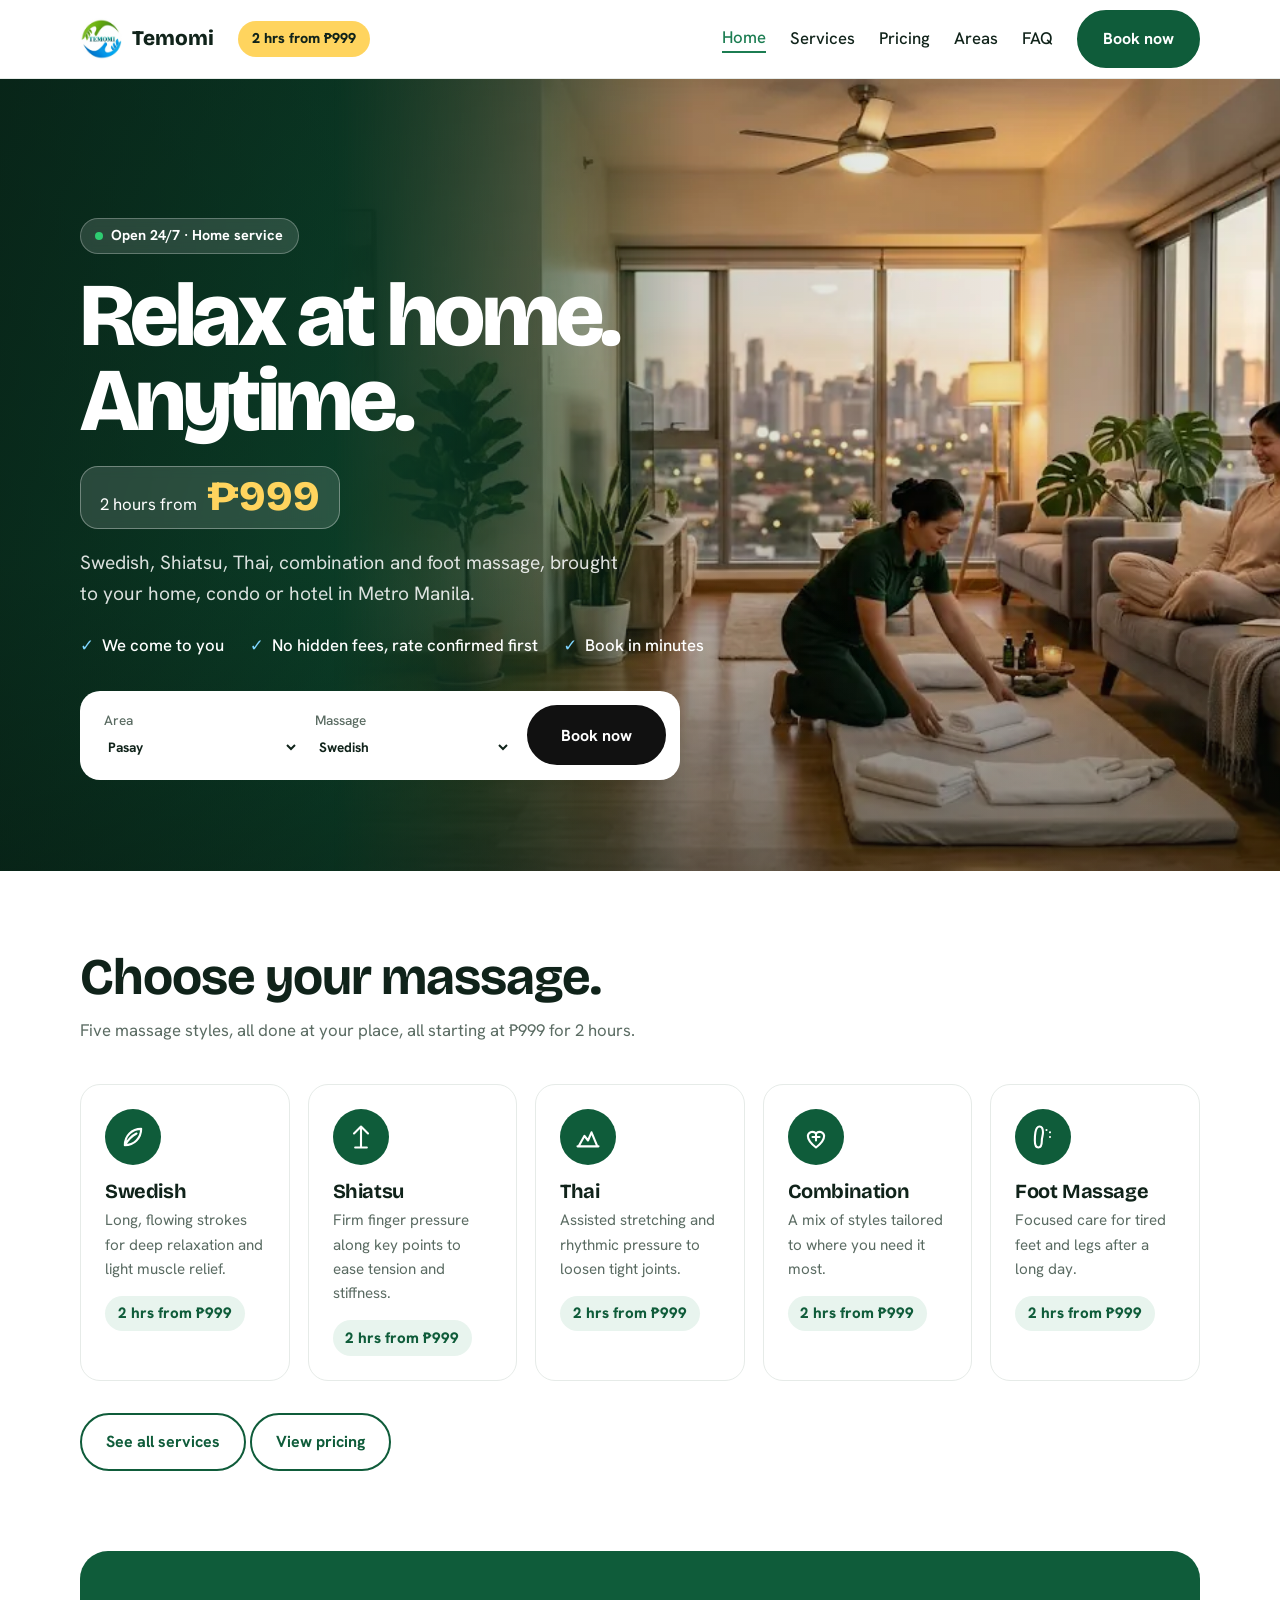
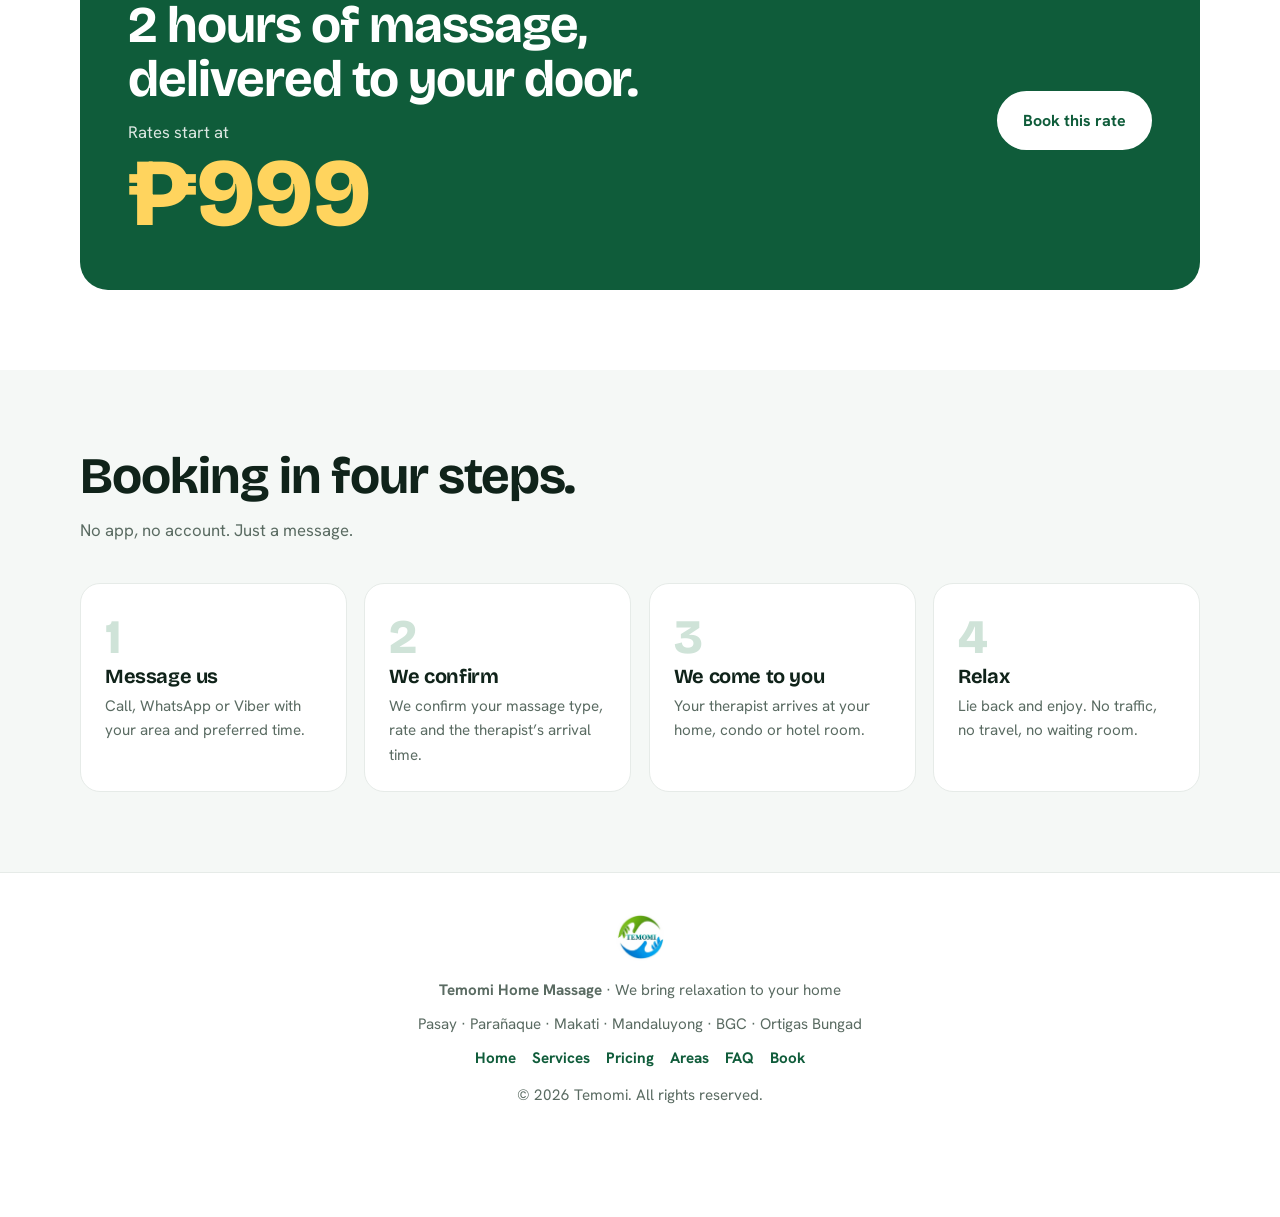
<file: index.html>
<!DOCTYPE html>
<html lang="en-PH"><head><meta charset="utf-8"><meta name="viewport" content="width=device-width,initial-scale=1,viewport-fit=cover"><meta name="theme-color" content="#0f5c3a">
<title>Home Service Massage in Metro Manila, Open 24/7 | Temomi</title><link rel="canonical" href="https://temomimassage.services/"><meta name="robots" content="index,follow,max-image-preview:large"><meta property="og:type" content="website"><meta property="og:site_name" content="Temomi Home Massage"><meta property="og:locale" content="en_PH"><meta property="og:title" content="Home Service Massage in Metro Manila, Open 24/7 | Temomi"><meta property="og:description" content="Home service massage in Makati, BGC, Pasay, Parañaque, Mandaluyong and Ortigas. Swedish, Shiatsu, Thai and foot massage at your home, condo or hotel. 2 hrs from ₱999, 24/7."><meta property="og:url" content="https://temomimassage.services/"><meta property="og:image" content="https://temomimassage.services/images/og-image.jpg"><meta property="og:image:width" content="1200"><meta property="og:image:height" content="630"><meta name="twitter:card" content="summary_large_image"><meta name="twitter:title" content="Home Service Massage in Metro Manila, Open 24/7 | Temomi"><meta name="twitter:description" content="Home service massage in Makati, BGC, Pasay, Parañaque, Mandaluyong and Ortigas. Swedish, Shiatsu, Thai and foot massage at your home, condo or hotel. 2 hrs from ₱999, 24/7."><meta name="twitter:image" content="https://temomimassage.services/images/og-image.jpg"><meta name="description" content="Home service massage in Makati, BGC, Pasay, Parañaque, Mandaluyong and Ortigas. Swedish, Shiatsu, Thai and foot massage at your home, condo or hotel. 2 hrs from ₱999, 24/7.">
<link rel="icon" href="/favicon.ico" sizes="any"><link rel="apple-touch-icon" href="/apple-touch-icon.png">
<link rel="preconnect" href="https://fonts.googleapis.com"><link rel="preconnect" href="https://fonts.gstatic.com" crossorigin>
<link href="https://fonts.googleapis.com/css2?family=Bricolage+Grotesque:opsz,wght@12..96,500;12..96,700;12..96,800&family=Hanken+Grotesk:wght@400;500;700&display=swap" rel="stylesheet">
<style>
:root{--g:#0f5c3a;--g2:#1c7d52;--b:#0e6aa8;--ink:#10231a;--mute:#5a6b62;--line:#e6ebe8;--soft:#f5f8f6;--gold:#d9a521;--h:'Bricolage Grotesque',system-ui,sans-serif;--t:'Hanken Grotesk',system-ui,sans-serif}
*{box-sizing:border-box;margin:0}html{scroll-behavior:smooth}
body{font:400 1.05rem/1.6 var(--t);color:var(--ink);background:#fff;padding-bottom:70px}
h1,h2,h3{font-family:var(--h);line-height:1.05;letter-spacing:-.02em}
a{color:inherit;text-decoration:none}.wrap{max-width:1160px;margin:auto;padding:5rem 1.25rem}
.btn{display:inline-flex;align-items:center;gap:.5rem;padding:.9rem 1.5rem;border-radius:99px;font-weight:700;border:2px solid var(--g);background:var(--g);color:#fff;cursor:pointer;font-size:1rem;font-family:var(--t);transition:transform .2s,background .2s}
.btn:hover{transform:translateY(-2px);background:var(--g2)}.btn.ghost{background:#fff;color:var(--g)}.btn.ghost:hover{background:var(--soft)}
header{position:sticky;top:0;z-index:20;background:rgba(255,255,255,.92);backdrop-filter:blur(10px);border-bottom:1px solid var(--line)}
header .in{max-width:1160px;margin:auto;padding:.6rem 1.25rem;display:flex;align-items:center;gap:1.5rem}
.brand{display:flex;align-items:center;gap:.6rem;font:800 1.3rem var(--h)}.brand img{width:42px;height:42px;border-radius:50%}
nav{margin-left:auto;display:flex;gap:1.5rem;align-items:center;font-weight:500}nav a:hover{color:var(--g2)}
.pill{display:inline-flex;gap:.5rem;align-items:center;background:#fff;border:1px solid var(--line);padding:.35rem .9rem;border-radius:99px;font-weight:700;font-size:.9rem;color:var(--g)}
.pill i{width:8px;height:8px;border-radius:50%;background:#2ecc71;box-shadow:0 0 0 0 #2ecc71;animation:p 1.8s infinite}@keyframes p{70%{box-shadow:0 0 0 9px #2ecc7100}}
h1{font-size:clamp(2.6rem,6.5vw,5rem);margin:1.1rem 0}h1 em{font-style:normal;color:var(--g2)}
.lead{font-size:1.2rem;color:var(--mute);max-width:34rem}.cta{display:flex;gap:.8rem;flex-wrap:wrap;margin:1.8rem 0}
.price{display:inline-flex;align-items:baseline;gap:.6rem;font-weight:700}.price b{font:800 2.4rem var(--h);color:var(--g)}
.hero{position:relative;overflow:hidden;background:linear-gradient(135deg,#0b3d28,#0f5c3a 55%,#0e4f7d);color:#fff;min-height:88vh;display:flex;align-items:flex-end}
.hero .bg{position:absolute;top:0;bottom:0;left:26%;width:74%;height:100%;object-fit:cover;object-position:60% 60%;-webkit-mask-image:linear-gradient(90deg,transparent,#000 38%);mask-image:linear-gradient(90deg,transparent,#000 38%)}.hero .shade{position:absolute;inset:0;background:linear-gradient(90deg,#06150e99,#06150e22 55%,transparent),linear-gradient(0deg,#06150e66,transparent 40%)}
#cv{position:absolute;right:-8%;top:0;width:60%;height:100%;pointer-events:none;opacity:.7}.hero.has #cv{display:none}
.hero .hc{position:relative;z-index:1;width:100%;padding-top:6rem;padding-bottom:3rem}
.hero h1{font-size:clamp(3rem,7vw,5.6rem);font-weight:800;line-height:.95;letter-spacing:-.04em;margin:1.2rem 0 1.4rem}.hero .lead{color:#ffffffd9;max-width:34rem}
.hero .pill{background:#ffffff22;border-color:#ffffff44;color:#fff;backdrop-filter:blur(6px)}
.chk{list-style:none;padding:0;display:flex;gap:1.6rem;flex-wrap:wrap;margin:1.4rem 0 2rem;font-weight:500}.chk li:before{content:"\2713";color:#7fd6ff;font-weight:800;margin-right:.5rem}
.qb{display:grid;grid-template-columns:1fr 1fr auto;gap:1rem;align-items:center;background:#fff;color:var(--ink);padding:.9rem .9rem .9rem 1.5rem;border-radius:20px;max-width:600px}
.qb label{color:var(--mute);font-size:.85rem;font-weight:500;gap:.1rem}.qb select{border:0;padding:.2rem 0;font-weight:700;color:var(--ink);background:transparent;border-radius:0}.qb select:focus{outline:none}
.btn.dark{background:#111;border-color:#111;padding:1.1rem 2rem}.btn.dark:hover{background:#000}
.sec h2{font-size:clamp(2rem,4.5vw,3.2rem);margin-bottom:.8rem}.sec .sub{color:var(--mute);max-width:36rem;margin-bottom:2.5rem}
.grid{display:grid;gap:1.1rem}.g5{grid-template-columns:repeat(5,1fr)}.g4{grid-template-columns:repeat(4,1fr)}
.card{border:1px solid var(--line);border-radius:20px;padding:1.5rem;background:#fff;transition:transform .25s,box-shadow .25s}
.card:hover{transform:translateY(-6px);box-shadow:0 18px 40px -18px #0f5c3a55}
.ic{width:56px;height:56px;border-radius:50%;background:var(--g);display:grid;place-items:center;margin-bottom:1rem}.ic svg{width:28px;height:28px;stroke:#fff;fill:none;stroke-width:1.8;stroke-linecap:round;stroke-linejoin:round}
.card h3{font-size:1.25rem;margin-bottom:.4rem}.card p{color:var(--mute);font-size:.95rem}
.soft{background:var(--soft)}.step small{font:800 3rem var(--h);color:#cfe3d8;display:block}
.promo{background:var(--g);color:#fff;border-radius:28px;padding:3rem;display:grid;grid-template-columns:1fr auto;gap:2rem;align-items:center}
.promo h2{color:#fff}.promo .big{font:800 clamp(3.5rem,9vw,6rem) var(--h);color:#ffd45e;line-height:1}.promo .btn{background:#fff;color:var(--g);border-color:#fff}
.chips{display:flex;flex-wrap:wrap;gap:.7rem}.chips span{border:1.5px solid var(--g);color:var(--g);padding:.6rem 1.2rem;border-radius:99px;font-weight:700}
.two{display:grid;grid-template-columns:1fr 1fr;gap:3rem;align-items:start}
form{display:grid;gap:.9rem}label{font-weight:700;font-size:.9rem;display:grid;gap:.3rem}
input,select,textarea{font:inherit;padding:.85rem 1rem;border:1.5px solid var(--line);border-radius:12px;background:#fff;width:100%}input:focus,select:focus,textarea:focus{outline:2px solid var(--g2);border-color:transparent}
.row{display:grid;grid-template-columns:1fr 1fr;gap:.9rem}.send{display:grid;grid-template-columns:1fr 1fr;gap:.7rem}
details{border-bottom:1px solid var(--line);padding:1.1rem 0}summary{font-weight:700;cursor:pointer;font-size:1.1rem}details p{color:var(--mute);margin-top:.5rem}
footer{border-top:1px solid var(--line);padding:2.5rem 1.25rem;text-align:center;color:var(--mute);font-size:.95rem}
.bar{position:fixed;left:0;right:0;bottom:0;z-index:30;display:none;grid-template-columns:1fr 1fr 1fr;gap:.5rem;padding:.6rem;background:#fff;border-top:1px solid var(--line)}.bar a{text-align:center;padding:.75rem;border-radius:12px;font-weight:700;color:#fff;background:var(--g)}.bar a:nth-child(2){background:#1da851}.bar a:nth-child(3){background:#7360f2}
.rv{opacity:0;transform:translateY(30px)}
@media(max-width:900px){.two,.promo{grid-template-columns:1fr}.qb{grid-template-columns:1fr;padding:1.2rem}.hero .bg{left:0;width:100%;-webkit-mask-image:none;mask-image:none}.hero .shade{background:linear-gradient(0deg,#06150ee6,#06150e99 60%,#06150e55)}.hero{min-height:92vh}.g5,.g4{grid-template-columns:1fr 1fr}#cv{width:100%;right:0;opacity:.4}nav a:not(.btn){display:none}.bar{display:grid}.wrap{padding:3.5rem 1.25rem}}
@media(max-width:520px){.g5,.g4,.row,.send{grid-template-columns:1fr}.promo{padding:2rem}}
@media(prefers-reduced-motion:reduce){.rv{opacity:1;transform:none}*{animation:none!important}}

.pbadge{background:#ffd45e;color:#10231a;font-weight:800;padding:.4rem .9rem;border-radius:99px;font-size:.9rem;white-space:nowrap}
nav a.on{color:var(--g2);border-bottom:2px solid var(--g2)}
.hero.sm{min-height:0;padding:0}.hero.sm .hc{padding-top:4rem;padding-bottom:3.5rem}.hero.sm h1{font-size:clamp(2.4rem,5.5vw,4rem)}
.tag{display:inline-block;margin-top:.9rem;background:#e8f4ee;color:var(--g);font-weight:800;padding:.35rem .8rem;border-radius:99px;font-size:.95rem}
.hprice{display:inline-flex;align-items:baseline;gap:.6rem;background:#ffffff22;border:1px solid #ffffff55;border-radius:18px;padding:.6rem 1.2rem;margin-bottom:1.2rem;backdrop-filter:blur(6px)}
.hprice b{font:800 2.6rem var(--h);color:#ffd45e;line-height:1}
.ptable{width:100%;border-collapse:collapse;margin-top:1rem}.ptable th,.ptable td{text-align:left;padding:1rem;border-bottom:1px solid var(--line)}.ptable th{color:var(--mute);font-size:.9rem}.ptable td:last-child{font:800 1.3rem var(--h);color:var(--g)}
.tw{overflow-x:auto}
footer a{margin:0 .5rem;font-weight:700;color:var(--g)}
@media(max-width:900px){nav{gap:.8rem;font-size:.9rem}nav a:not(.btn){display:inline}nav .btn{padding:.5rem .9rem}.brand span{display:none}header .in{gap:.6rem}.pbadge{font-size:.8rem}}
@media(max-width:640px){nav a:not(.btn){display:none}}

/* ===== MOBILE UPGRADES (added) ===== */
html{-webkit-text-size-adjust:100%;text-size-adjust:100%;scroll-padding-top:76px}
body{-webkit-tap-highlight-color:transparent;overflow-x:hidden}
img{max-width:100%}
header,.pill,.hprice{-webkit-backdrop-filter:blur(10px)}
header .in,.wrap,footer{padding-left:max(1.25rem,env(safe-area-inset-left));padding-right:max(1.25rem,env(safe-area-inset-right))}
.btn:active{transform:scale(.97)}.card:active{transform:scale(.985)}.bar a:active{filter:brightness(.92)}
summary{display:flex;justify-content:space-between;align-items:center;gap:1rem;list-style:none}
summary::-webkit-details-marker{display:none}
summary:after{content:"+";font:700 1.6rem/1 var(--h);color:var(--g);flex:none}
details[open] summary:after{content:"\2013"}
.mb{display:none;width:44px;height:44px;border:1.5px solid var(--line);border-radius:12px;background:#fff;cursor:pointer;position:relative;flex:none;padding:0}
.mb span{position:absolute;left:11px;top:20px;width:20px;height:2px;background:var(--ink);border-radius:2px;transition:background .2s}
.mb span:before,.mb span:after{content:"";position:absolute;left:0;width:20px;height:2px;background:var(--ink);border-radius:2px;transition:transform .25s}
.mb span:before{top:-6px}.mb span:after{top:6px}
.mb[aria-expanded=true] span{background:transparent}
.mb[aria-expanded=true] span:before{transform:translateY(6px) rotate(45deg)}
.mb[aria-expanded=true] span:after{transform:translateY(-6px) rotate(-45deg)}
@media(hover:none){.card:hover{transform:none;box-shadow:none}.btn:hover{transform:none}}
@media(max-width:900px){
body{padding-bottom:calc(80px + env(safe-area-inset-bottom,0px));font-size:1rem}
header .in{padding-top:.5rem;padding-bottom:.5rem;gap:.5rem}
.brand{margin-right:auto}
.mb{display:block}
.hb{padding:.6rem 1.1rem;font-size:.95rem;min-height:44px}
nav{position:absolute;top:100%;left:0;right:0;margin:0;display:none;flex-direction:column;align-items:stretch;gap:0;padding:.3rem max(1.25rem,env(safe-area-inset-right)) 1rem max(1.25rem,env(safe-area-inset-left));background:#fff;border-bottom:1px solid var(--line);box-shadow:0 18px 30px -18px #10231a66;font-size:1.15rem;font-weight:700}
nav.open{display:flex}
nav a:not(.btn){display:flex;align-items:center;min-height:54px;border-bottom:1px solid var(--line)}
nav a.on:after{content:"";margin-left:auto;width:9px;height:9px;border-radius:50%;background:var(--g2)}
.btn{min-height:48px;justify-content:center}
.hero:not(.sm){min-height:calc(100vh - 64px);min-height:calc(100svh - 64px)}
.hero .hc{padding-top:3.5rem;padding-bottom:2rem}
.hero.sm .hc{padding-top:2.5rem;padding-bottom:2.25rem}
input,select,textarea{min-height:48px;font-size:max(16px,1rem)}
textarea{min-height:96px}
.qb{border-radius:18px;gap:.7rem}
.qb label{border:1.5px solid var(--line);border-radius:12px;padding:.55rem .9rem}
.qb select{min-height:30px;padding:0}
.qb .btn.dark{width:100%;padding:1rem}
details{padding:.3rem 0}summary{padding:.8rem 0}
footer a{display:inline-block;padding:.55rem .65rem;margin:0}
.bar{padding:.6rem max(.6rem,env(safe-area-inset-right)) calc(.6rem + env(safe-area-inset-bottom,0px)) max(.6rem,env(safe-area-inset-left));box-shadow:0 -8px 24px -12px #10231a40}
.bar a{display:flex;align-items:center;justify-content:center;min-height:48px}
}
@media(max-width:520px){
.wrap{padding-top:2.75rem;padding-bottom:2.75rem}
.hero h1{font-size:clamp(2.5rem,13vw,3.3rem)}
.hero.sm h1{font-size:clamp(2.1rem,10vw,2.8rem)}
.lead{font-size:1.05rem}
.hprice b{font-size:2.2rem}
.chk{flex-direction:column;gap:.4rem}
.sec h2{font-size:clamp(1.8rem,8vw,2.3rem)}.sec .sub{margin-bottom:1.75rem}
.promo{padding:1.6rem;border-radius:22px}.promo .btn{width:100%}
.card{padding:1.2rem;border-radius:16px}
.ic{width:46px;height:46px;margin-bottom:.8rem}
.step small{font-size:2.3rem}
.cimg{width:calc(100% + 2.4rem);margin:-1.2rem -1.2rem 1rem}
.sec .wrap>p>.btn{width:100%;margin-bottom:.6rem}
.chips span{padding:.55rem 1rem}
.ptable th,.ptable td{padding:.8rem .5rem}.ptable td:last-child{font-size:1.1rem;white-space:nowrap}
.sec.soft{margin-top:2.5rem!important}
}
@media(max-width:360px){.hb{padding:.55rem .85rem}.brand img{width:38px;height:38px}}
@media(max-width:900px){.brand{min-height:44px}}
@media(max-width:480px){.pbadge{display:none}.brand span{display:inline;font-size:1.2rem}}
@media(max-height:500px) and (orientation:landscape){.hero:not(.sm){min-height:0}}
</style><script type="application/ld+json">{"@context":"https://schema.org","@graph":[{"@type":"HealthAndBeautyBusiness","@id":"https://temomimassage.services/#business","name":"Temomi Home Massage","alternateName":"Temomi","description":"24/7 home service massage in Metro Manila. Swedish, Shiatsu, Thai, combination and foot massage at your home, condo or hotel. 2 hours from ₱999.","url":"https://temomimassage.services/","telephone":"+639561256880","priceRange":"From ₱999","image":"https://temomimassage.services/images/og-image.jpg","logo":"https://temomimassage.services/images/logo.png","address":{"@type":"PostalAddress","addressLocality":"Metro Manila","addressCountry":"PH"},"areaServed":[{"@type":"Place","name":"Pasay, Metro Manila"},{"@type":"Place","name":"Parañaque, Metro Manila"},{"@type":"Place","name":"Makati, Metro Manila"},{"@type":"Place","name":"Mandaluyong, Metro Manila"},{"@type":"Place","name":"BGC, Metro Manila"},{"@type":"Place","name":"Ortigas Bungad, Metro Manila"}],"openingHoursSpecification":{"@type":"OpeningHoursSpecification","dayOfWeek":["Monday","Tuesday","Wednesday","Thursday","Friday","Saturday","Sunday"],"opens":"00:00","closes":"23:59"},"contactPoint":{"@type":"ContactPoint","telephone":"+639561256880","contactType":"reservations","availableLanguage":["English","Filipino"]},"hasOfferCatalog":{"@type":"OfferCatalog","name":"Home massage services","itemListElement":[{"@type":"Offer","price":"999","priceCurrency":"PHP","itemOffered":{"@type":"Service","name":"Swedish home massage (2 hours)"}},{"@type":"Offer","price":"999","priceCurrency":"PHP","itemOffered":{"@type":"Service","name":"Shiatsu home massage (2 hours)"}},{"@type":"Offer","price":"999","priceCurrency":"PHP","itemOffered":{"@type":"Service","name":"Thai home massage (2 hours)"}},{"@type":"Offer","price":"999","priceCurrency":"PHP","itemOffered":{"@type":"Service","name":"Combination home massage (2 hours)"}},{"@type":"Offer","price":"999","priceCurrency":"PHP","itemOffered":{"@type":"Service","name":"Foot Massage home massage (2 hours)"}}]}},{"@type":"WebSite","@id":"https://temomimassage.services/#website","url":"https://temomimassage.services/","name":"Temomi Home Massage","inLanguage":"en-PH","publisher":{"@id":"https://temomimassage.services/#business"}}]}</script><script src="https://analytics.ahrefs.com/analytics.js" data-key="1e32rZXInaBiDOCqrUXDJw" async></script>
</head><body>
<header><div class="in"><a class="brand" href="/"><img src="images/logo.webp" alt="Temomi logo" width="40" height="40"><span>Temomi</span></a>
<span class="pbadge">2 hrs from ₱999</span>
<nav id="nav"><a href="/" class=on>Home</a><a href="services.html">Services</a><a href="pricing.html">Pricing</a><a href="areas.html">Areas</a><a href="faq.html">FAQ</a></nav><a class="btn hb" href="book.html">Book now</a><button class="mb" type="button" aria-label="Open menu" aria-expanded="false" aria-controls="nav"><span></span></button></div></header>

<section class="hero" id="top"><img class="bg" src="images/hero.webp" alt="" fetchpriority="high" decoding="async"><div class="shade"></div>
<div class="wrap hc"><span class="pill"><i></i>Open 24/7 · Home service</span>
<h1>Relax at home.<br>Anytime.</h1>
<div class="hprice"><span>2 hours from</span><b>₱999</b></div>
<p class="lead">Swedish, Shiatsu, Thai, combination and foot massage, brought to your home, condo or hotel in Metro Manila.</p>
<ul class="chk"><li>We come to you</li><li>No hidden fees, rate confirmed first</li><li>Book in minutes</li></ul>
<form class="qb" id="qb" action="book.html"><label>Area<select name="a"><option>Pasay</option><option>Parañaque</option><option>Makati</option><option>Mandaluyong</option><option>BGC</option><option>Ortigas Bungad</option></select></label>
<label>Massage<select name="m"><option>Swedish</option><option>Shiatsu</option><option>Thai</option><option>Combination</option><option>Foot Massage</option></select></label>
<button class="btn dark" type="submit">Book now</button></form></div></section>

<section class="sec"><div class="wrap"><h2>Choose your massage.</h2><p class="sub">Five massage styles, all done at your place, all starting at ₱999 for 2 hours.</p>
<div class="grid g5"><a href="book.html?m=Swedish" class="card"><div class="ic"><svg viewBox="0 0 24 24"><path d="M5 19c8 0 14-6 14-14C11 5 5 11 5 19zM5 19c3-5 6-8 10-10"/></svg></div><h3>Swedish</h3><p>Long, flowing strokes for deep relaxation and light muscle relief.</p><span class="tag">2 hrs from ₱999</span></a><a href="book.html?m=Shiatsu" class="card"><div class="ic"><svg viewBox="0 0 24 24"><path d="M12 3v18M6 9l6-6 6 6M7 21h10"/></svg></div><h3>Shiatsu</h3><p>Firm finger pressure along key points to ease tension and stiffness.</p><span class="tag">2 hrs from ₱999</span></a><a href="book.html?m=Thai" class="card"><div class="ic"><svg viewBox="0 0 24 24"><path d="M4 20l5-9 3 4 3-7 5 12M3 20h18"/></svg></div><h3>Thai</h3><p>Assisted stretching and rhythmic pressure to loosen tight joints.</p><span class="tag">2 hrs from ₱999</span></a><a href="book.html?m=Combination" class="card"><div class="ic"><svg viewBox="0 0 24 24"><path d="M12 21c-4-3-7-6-7-10a4 4 0 017-2 4 4 0 017 2c0 4-3 7-7 10zM12 9v6M9 12h6"/></svg></div><h3>Combination</h3><p>A mix of styles tailored to where you need it most.</p><span class="tag">2 hrs from ₱999</span></a><a href="book.html?m=Foot%20Massage" class="card"><div class="ic"><svg viewBox="0 0 24 24"><path d="M9 3c2 0 3 2 3 5s-1 4-1 7c0 3-1 6-3 6s-3-3-3-6 0-12 4-12zM15 6v.01M18 8v.01M18 12v.01"/></svg></div><h3>Foot Massage</h3><p>Focused care for tired feet and legs after a long day.</p><span class="tag">2 hrs from ₱999</span></a></div>
<p style="margin-top:2rem"><a class="btn ghost" href="services.html">See all services</a> <a class="btn ghost" href="pricing.html">View pricing</a></p></div></section>

<section class="sec"><div class="wrap" style="padding-top:0;padding-bottom:0"><div class="promo"><div><h2>2 hours of massage,<br>delivered to your door.</h2><p style="opacity:.85;margin-top:.8rem">Rates start at</p><div class="big">₱999</div></div><a class="btn" href="book.html">Book this rate</a></div></div></section>

<section class="sec soft" style="margin-top:5rem"><div class="wrap"><h2>Booking in four steps.</h2><p class="sub">No app, no account. Just a message.</p>
<div class="grid g4">
<div class="card step"><small>1</small><h3>Message us</h3><p>Call, WhatsApp or Viber with your area and preferred time.</p></div>
<div class="card step"><small>2</small><h3>We confirm</h3><p>We confirm your massage type, rate and the therapist’s arrival time.</p></div>
<div class="card step"><small>3</small><h3>We come to you</h3><p>Your therapist arrives at your home, condo or hotel room.</p></div>
<div class="card step"><small>4</small><h3>Relax</h3><p>Lie back and enjoy. No traffic, no travel, no waiting room.</p></div></div></div></section>

<footer><img src="images/logo.webp" alt="" width="48" height="48" style="border-radius:50%"><p style="margin:.6rem 0"><b>Temomi Home Massage</b> · We bring relaxation to your home</p>
<p>Pasay · Parañaque · Makati · Mandaluyong · BGC · Ortigas Bungad</p>
<p style="margin-top:.6rem"><a href="/">Home</a><a href="services.html">Services</a><a href="pricing.html">Pricing</a><a href="areas.html">Areas</a><a href="faq.html">FAQ</a><a href="book.html">Book</a></p>
<p style="margin-top:.8rem">© <span id="y"></span> Temomi. All rights reserved.</p></footer>
<div class="bar"><a href="tel:+639561256880">Call</a><a href="https://wa.me/639561256880">WhatsApp</a><a href="viber://chat?number=%2B639561256880">Viber</a></div>
<script>document.getElementById('y').textContent=new Date().getFullYear();
const f=document.getElementById('f');
if(f){const q=new URLSearchParams(location.search);['a','m'].forEach(k=>{const v=q.get(k);if(v&&f[k])for(const o of f[k].options)if(o.text===v)f[k].value=v});
const enc=v=>encodeURIComponent(v);
f.querySelectorAll('[data-w]').forEach(b=>b.onclick=()=>{if(!f.reportValidity())return;const d=new FormData(f);
const m=`Hi Temomi! I'd like to book a home massage.%0AName: ${enc(d.get('n'))}%0AArea: ${enc(d.get('a'))}%0AMassage: ${enc(d.get('m'))}%0ATime: ${enc(d.get('t')||'ASAP')}%0AAddress/notes: ${enc(d.get('x')||'-')}`;
location.href=b.dataset.w=='wa'?`https://wa.me/639561256880?text=${m}`:`viber://forward?text=${m}`;});}
</script>
<script>(()=>{const b=document.querySelector('.mb'),n=document.getElementById('nav');if(!b||!n)return;
const set=o=>{n.classList.toggle('open',o);b.setAttribute('aria-expanded',o);b.setAttribute('aria-label',o?'Close menu':'Open menu')};
b.addEventListener('click',e=>{e.stopPropagation();set(!n.classList.contains('open'))});
n.addEventListener('click',e=>{if(e.target.closest('a'))set(false)});
document.addEventListener('click',e=>{if(!n.contains(e.target))set(false)});
addEventListener('keydown',e=>{if(e.key==='Escape')set(false)});
matchMedia('(min-width:901px)').addEventListener('change',e=>{if(e.matches)set(false)});})();</script>
</body></html>
</file>
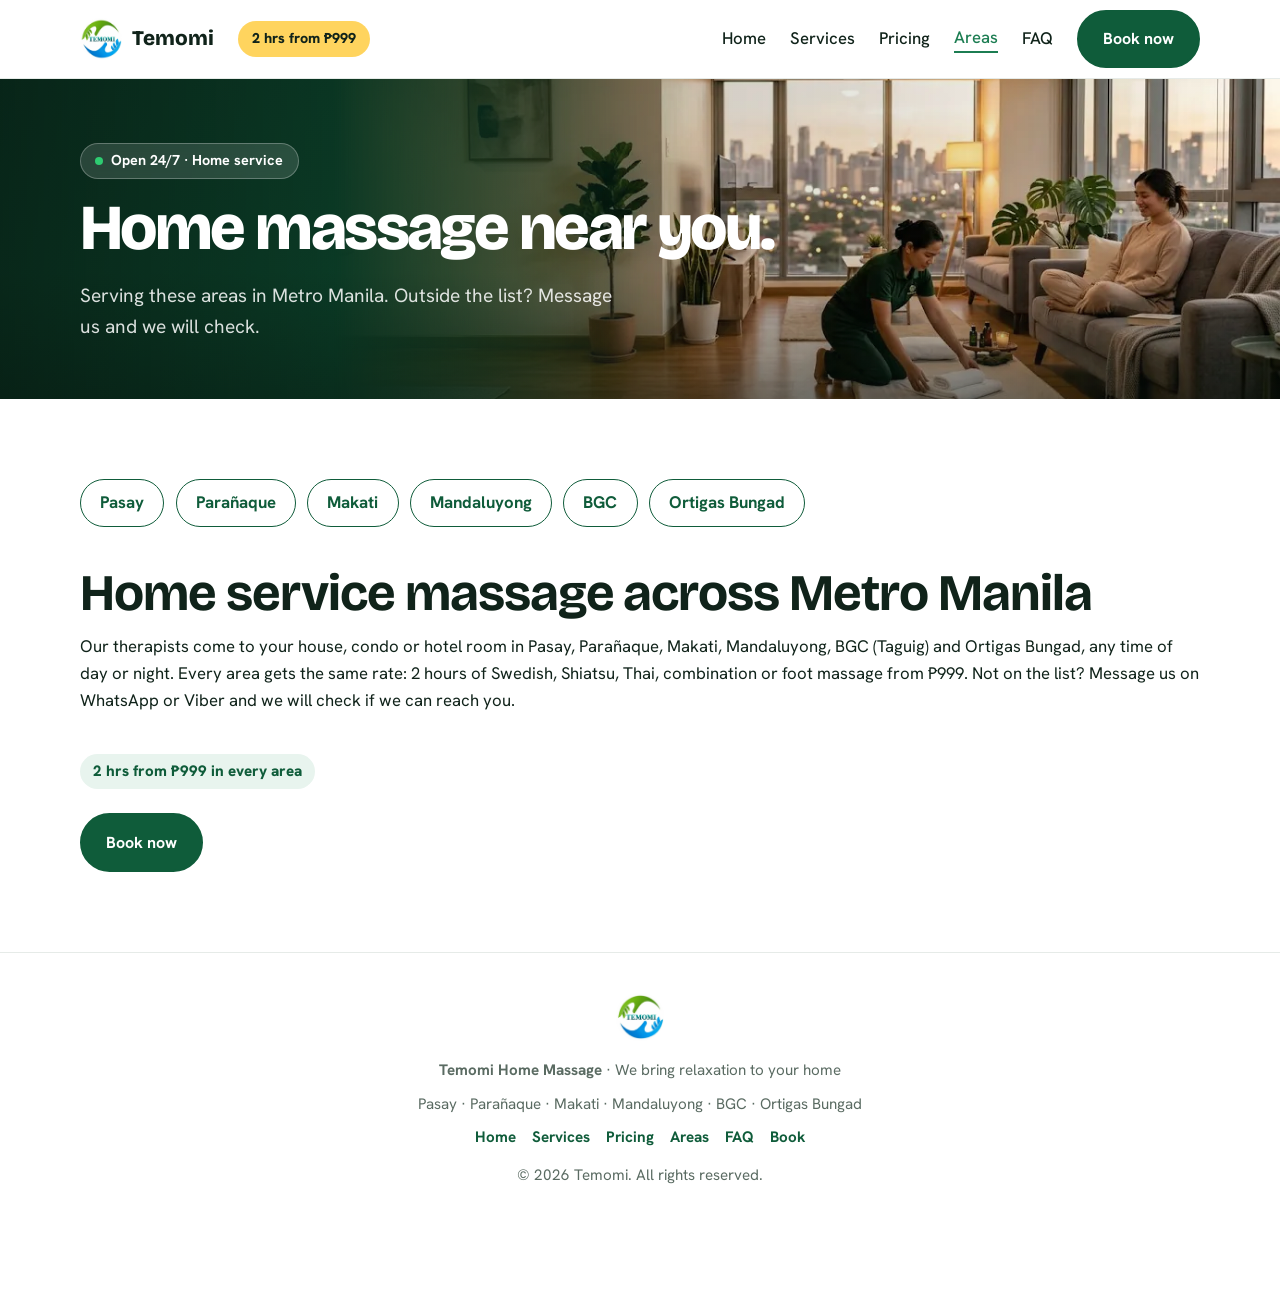
<file: areas.html>
<!DOCTYPE html>
<html lang="en-PH"><head><meta charset="utf-8"><meta name="viewport" content="width=device-width,initial-scale=1,viewport-fit=cover"><meta name="theme-color" content="#0f5c3a">
<title>Home Massage in Makati, BGC, Pasay, Parañaque & Mandaluyong | Temomi</title><link rel="canonical" href="https://temomimassage.services/areas.html"><meta name="robots" content="index,follow,max-image-preview:large"><meta property="og:type" content="website"><meta property="og:site_name" content="Temomi Home Massage"><meta property="og:locale" content="en_PH"><meta property="og:title" content="Home Massage in Makati, BGC, Pasay, Parañaque & Mandaluyong | Temomi"><meta property="og:description" content="Temomi brings home service massage to Pasay, Parañaque, Makati, Mandaluyong, BGC and Ortigas Bungad, 24/7. Homes, condos and hotels. 2 hrs from ₱999 in every area."><meta property="og:url" content="https://temomimassage.services/areas.html"><meta property="og:image" content="https://temomimassage.services/images/og-image.jpg"><meta property="og:image:width" content="1200"><meta property="og:image:height" content="630"><meta name="twitter:card" content="summary_large_image"><meta name="twitter:title" content="Home Massage in Makati, BGC, Pasay, Parañaque & Mandaluyong | Temomi"><meta name="twitter:description" content="Temomi brings home service massage to Pasay, Parañaque, Makati, Mandaluyong, BGC and Ortigas Bungad, 24/7. Homes, condos and hotels. 2 hrs from ₱999 in every area."><meta name="twitter:image" content="https://temomimassage.services/images/og-image.jpg"><meta name="description" content="Temomi brings home service massage to Pasay, Parañaque, Makati, Mandaluyong, BGC and Ortigas Bungad, 24/7. Homes, condos and hotels. 2 hrs from ₱999 in every area.">
<link rel="icon" href="/favicon.ico" sizes="any"><link rel="apple-touch-icon" href="/apple-touch-icon.png">
<link rel="preconnect" href="https://fonts.googleapis.com"><link rel="preconnect" href="https://fonts.gstatic.com" crossorigin>
<link href="https://fonts.googleapis.com/css2?family=Bricolage+Grotesque:opsz,wght@12..96,500;12..96,700;12..96,800&family=Hanken+Grotesk:wght@400;500;700&display=swap" rel="stylesheet">
<style>
:root{--g:#0f5c3a;--g2:#1c7d52;--b:#0e6aa8;--ink:#10231a;--mute:#5a6b62;--line:#e6ebe8;--soft:#f5f8f6;--gold:#d9a521;--h:'Bricolage Grotesque',system-ui,sans-serif;--t:'Hanken Grotesk',system-ui,sans-serif}
*{box-sizing:border-box;margin:0}html{scroll-behavior:smooth}
body{font:400 1.05rem/1.6 var(--t);color:var(--ink);background:#fff;padding-bottom:70px}
h1,h2,h3{font-family:var(--h);line-height:1.05;letter-spacing:-.02em}
a{color:inherit;text-decoration:none}.wrap{max-width:1160px;margin:auto;padding:5rem 1.25rem}
.btn{display:inline-flex;align-items:center;gap:.5rem;padding:.9rem 1.5rem;border-radius:99px;font-weight:700;border:2px solid var(--g);background:var(--g);color:#fff;cursor:pointer;font-size:1rem;font-family:var(--t);transition:transform .2s,background .2s}
.btn:hover{transform:translateY(-2px);background:var(--g2)}.btn.ghost{background:#fff;color:var(--g)}.btn.ghost:hover{background:var(--soft)}
header{position:sticky;top:0;z-index:20;background:rgba(255,255,255,.92);backdrop-filter:blur(10px);border-bottom:1px solid var(--line)}
header .in{max-width:1160px;margin:auto;padding:.6rem 1.25rem;display:flex;align-items:center;gap:1.5rem}
.brand{display:flex;align-items:center;gap:.6rem;font:800 1.3rem var(--h)}.brand img{width:42px;height:42px;border-radius:50%}
nav{margin-left:auto;display:flex;gap:1.5rem;align-items:center;font-weight:500}nav a:hover{color:var(--g2)}
.pill{display:inline-flex;gap:.5rem;align-items:center;background:#fff;border:1px solid var(--line);padding:.35rem .9rem;border-radius:99px;font-weight:700;font-size:.9rem;color:var(--g)}
.pill i{width:8px;height:8px;border-radius:50%;background:#2ecc71;box-shadow:0 0 0 0 #2ecc71;animation:p 1.8s infinite}@keyframes p{70%{box-shadow:0 0 0 9px #2ecc7100}}
h1{font-size:clamp(2.6rem,6.5vw,5rem);margin:1.1rem 0}h1 em{font-style:normal;color:var(--g2)}
.lead{font-size:1.2rem;color:var(--mute);max-width:34rem}.cta{display:flex;gap:.8rem;flex-wrap:wrap;margin:1.8rem 0}
.price{display:inline-flex;align-items:baseline;gap:.6rem;font-weight:700}.price b{font:800 2.4rem var(--h);color:var(--g)}
.hero{position:relative;overflow:hidden;background:linear-gradient(135deg,#0b3d28,#0f5c3a 55%,#0e4f7d);color:#fff;min-height:88vh;display:flex;align-items:flex-end}
.hero .bg{position:absolute;top:0;bottom:0;left:26%;width:74%;height:100%;object-fit:cover;object-position:60% 60%;-webkit-mask-image:linear-gradient(90deg,transparent,#000 38%);mask-image:linear-gradient(90deg,transparent,#000 38%)}.hero .shade{position:absolute;inset:0;background:linear-gradient(90deg,#06150e99,#06150e22 55%,transparent),linear-gradient(0deg,#06150e66,transparent 40%)}
#cv{position:absolute;right:-8%;top:0;width:60%;height:100%;pointer-events:none;opacity:.7}.hero.has #cv{display:none}
.hero .hc{position:relative;z-index:1;width:100%;padding-top:6rem;padding-bottom:3rem}
.hero h1{font-size:clamp(3rem,7vw,5.6rem);font-weight:800;line-height:.95;letter-spacing:-.04em;margin:1.2rem 0 1.4rem}.hero .lead{color:#ffffffd9;max-width:34rem}
.hero .pill{background:#ffffff22;border-color:#ffffff44;color:#fff;backdrop-filter:blur(6px)}
.chk{list-style:none;padding:0;display:flex;gap:1.6rem;flex-wrap:wrap;margin:1.4rem 0 2rem;font-weight:500}.chk li:before{content:"\2713";color:#7fd6ff;font-weight:800;margin-right:.5rem}
.qb{display:grid;grid-template-columns:1fr 1fr auto;gap:1rem;align-items:center;background:#fff;color:var(--ink);padding:.9rem .9rem .9rem 1.5rem;border-radius:20px;max-width:600px}
.qb label{color:var(--mute);font-size:.85rem;font-weight:500;gap:.1rem}.qb select{border:0;padding:.2rem 0;font-weight:700;color:var(--ink);background:transparent;border-radius:0}.qb select:focus{outline:none}
.btn.dark{background:#111;border-color:#111;padding:1.1rem 2rem}.btn.dark:hover{background:#000}
.sec h2{font-size:clamp(2rem,4.5vw,3.2rem);margin-bottom:.8rem}.sec .sub{color:var(--mute);max-width:36rem;margin-bottom:2.5rem}
.grid{display:grid;gap:1.1rem}.g5{grid-template-columns:repeat(5,1fr)}.g4{grid-template-columns:repeat(4,1fr)}
.card{border:1px solid var(--line);border-radius:20px;padding:1.5rem;background:#fff;transition:transform .25s,box-shadow .25s}
.card:hover{transform:translateY(-6px);box-shadow:0 18px 40px -18px #0f5c3a55}
.ic{width:56px;height:56px;border-radius:50%;background:var(--g);display:grid;place-items:center;margin-bottom:1rem}.ic svg{width:28px;height:28px;stroke:#fff;fill:none;stroke-width:1.8;stroke-linecap:round;stroke-linejoin:round}
.card h3{font-size:1.25rem;margin-bottom:.4rem}.card p{color:var(--mute);font-size:.95rem}
.soft{background:var(--soft)}.step small{font:800 3rem var(--h);color:#cfe3d8;display:block}
.promo{background:var(--g);color:#fff;border-radius:28px;padding:3rem;display:grid;grid-template-columns:1fr auto;gap:2rem;align-items:center}
.promo h2{color:#fff}.promo .big{font:800 clamp(3.5rem,9vw,6rem) var(--h);color:#ffd45e;line-height:1}.promo .btn{background:#fff;color:var(--g);border-color:#fff}
.chips{display:flex;flex-wrap:wrap;gap:.7rem}.chips span{border:1.5px solid var(--g);color:var(--g);padding:.6rem 1.2rem;border-radius:99px;font-weight:700}
.two{display:grid;grid-template-columns:1fr 1fr;gap:3rem;align-items:start}
form{display:grid;gap:.9rem}label{font-weight:700;font-size:.9rem;display:grid;gap:.3rem}
input,select,textarea{font:inherit;padding:.85rem 1rem;border:1.5px solid var(--line);border-radius:12px;background:#fff;width:100%}input:focus,select:focus,textarea:focus{outline:2px solid var(--g2);border-color:transparent}
.row{display:grid;grid-template-columns:1fr 1fr;gap:.9rem}.send{display:grid;grid-template-columns:1fr 1fr;gap:.7rem}
details{border-bottom:1px solid var(--line);padding:1.1rem 0}summary{font-weight:700;cursor:pointer;font-size:1.1rem}details p{color:var(--mute);margin-top:.5rem}
footer{border-top:1px solid var(--line);padding:2.5rem 1.25rem;text-align:center;color:var(--mute);font-size:.95rem}
.bar{position:fixed;left:0;right:0;bottom:0;z-index:30;display:none;grid-template-columns:1fr 1fr 1fr;gap:.5rem;padding:.6rem;background:#fff;border-top:1px solid var(--line)}.bar a{text-align:center;padding:.75rem;border-radius:12px;font-weight:700;color:#fff;background:var(--g)}.bar a:nth-child(2){background:#1da851}.bar a:nth-child(3){background:#7360f2}
.rv{opacity:0;transform:translateY(30px)}
@media(max-width:900px){.two,.promo{grid-template-columns:1fr}.qb{grid-template-columns:1fr;padding:1.2rem}.hero .bg{left:0;width:100%;-webkit-mask-image:none;mask-image:none}.hero .shade{background:linear-gradient(0deg,#06150ee6,#06150e99 60%,#06150e55)}.hero{min-height:92vh}.g5,.g4{grid-template-columns:1fr 1fr}#cv{width:100%;right:0;opacity:.4}nav a:not(.btn){display:none}.bar{display:grid}.wrap{padding:3.5rem 1.25rem}}
@media(max-width:520px){.g5,.g4,.row,.send{grid-template-columns:1fr}.promo{padding:2rem}}
@media(prefers-reduced-motion:reduce){.rv{opacity:1;transform:none}*{animation:none!important}}

.pbadge{background:#ffd45e;color:#10231a;font-weight:800;padding:.4rem .9rem;border-radius:99px;font-size:.9rem;white-space:nowrap}
nav a.on{color:var(--g2);border-bottom:2px solid var(--g2)}
.hero.sm{min-height:0;padding:0}.hero.sm .hc{padding-top:4rem;padding-bottom:3.5rem}.hero.sm h1{font-size:clamp(2.4rem,5.5vw,4rem)}
.tag{display:inline-block;margin-top:.9rem;background:#e8f4ee;color:var(--g);font-weight:800;padding:.35rem .8rem;border-radius:99px;font-size:.95rem}
.hprice{display:inline-flex;align-items:baseline;gap:.6rem;background:#ffffff22;border:1px solid #ffffff55;border-radius:18px;padding:.6rem 1.2rem;margin-bottom:1.2rem;backdrop-filter:blur(6px)}
.hprice b{font:800 2.6rem var(--h);color:#ffd45e;line-height:1}
.ptable{width:100%;border-collapse:collapse;margin-top:1rem}.ptable th,.ptable td{text-align:left;padding:1rem;border-bottom:1px solid var(--line)}.ptable th{color:var(--mute);font-size:.9rem}.ptable td:last-child{font:800 1.3rem var(--h);color:var(--g)}
.tw{overflow-x:auto}
footer a{margin:0 .5rem;font-weight:700;color:var(--g)}
@media(max-width:900px){nav{gap:.8rem;font-size:.9rem}nav a:not(.btn){display:inline}nav .btn{padding:.5rem .9rem}.brand span{display:none}header .in{gap:.6rem}.pbadge{font-size:.8rem}}
@media(max-width:640px){nav a:not(.btn){display:none}}

/* ===== MOBILE UPGRADES (added) ===== */
html{-webkit-text-size-adjust:100%;text-size-adjust:100%;scroll-padding-top:76px}
body{-webkit-tap-highlight-color:transparent;overflow-x:hidden}
img{max-width:100%}
header,.pill,.hprice{-webkit-backdrop-filter:blur(10px)}
header .in,.wrap,footer{padding-left:max(1.25rem,env(safe-area-inset-left));padding-right:max(1.25rem,env(safe-area-inset-right))}
.btn:active{transform:scale(.97)}.card:active{transform:scale(.985)}.bar a:active{filter:brightness(.92)}
summary{display:flex;justify-content:space-between;align-items:center;gap:1rem;list-style:none}
summary::-webkit-details-marker{display:none}
summary:after{content:"+";font:700 1.6rem/1 var(--h);color:var(--g);flex:none}
details[open] summary:after{content:"\2013"}
.mb{display:none;width:44px;height:44px;border:1.5px solid var(--line);border-radius:12px;background:#fff;cursor:pointer;position:relative;flex:none;padding:0}
.mb span{position:absolute;left:11px;top:20px;width:20px;height:2px;background:var(--ink);border-radius:2px;transition:background .2s}
.mb span:before,.mb span:after{content:"";position:absolute;left:0;width:20px;height:2px;background:var(--ink);border-radius:2px;transition:transform .25s}
.mb span:before{top:-6px}.mb span:after{top:6px}
.mb[aria-expanded=true] span{background:transparent}
.mb[aria-expanded=true] span:before{transform:translateY(6px) rotate(45deg)}
.mb[aria-expanded=true] span:after{transform:translateY(-6px) rotate(-45deg)}
@media(hover:none){.card:hover{transform:none;box-shadow:none}.btn:hover{transform:none}}
@media(max-width:900px){
body{padding-bottom:calc(80px + env(safe-area-inset-bottom,0px));font-size:1rem}
header .in{padding-top:.5rem;padding-bottom:.5rem;gap:.5rem}
.brand{margin-right:auto}
.mb{display:block}
.hb{padding:.6rem 1.1rem;font-size:.95rem;min-height:44px}
nav{position:absolute;top:100%;left:0;right:0;margin:0;display:none;flex-direction:column;align-items:stretch;gap:0;padding:.3rem max(1.25rem,env(safe-area-inset-right)) 1rem max(1.25rem,env(safe-area-inset-left));background:#fff;border-bottom:1px solid var(--line);box-shadow:0 18px 30px -18px #10231a66;font-size:1.15rem;font-weight:700}
nav.open{display:flex}
nav a:not(.btn){display:flex;align-items:center;min-height:54px;border-bottom:1px solid var(--line)}
nav a.on:after{content:"";margin-left:auto;width:9px;height:9px;border-radius:50%;background:var(--g2)}
.btn{min-height:48px;justify-content:center}
.hero:not(.sm){min-height:calc(100vh - 64px);min-height:calc(100svh - 64px)}
.hero .hc{padding-top:3.5rem;padding-bottom:2rem}
.hero.sm .hc{padding-top:2.5rem;padding-bottom:2.25rem}
input,select,textarea{min-height:48px;font-size:max(16px,1rem)}
textarea{min-height:96px}
.qb{border-radius:18px;gap:.7rem}
.qb label{border:1.5px solid var(--line);border-radius:12px;padding:.55rem .9rem}
.qb select{min-height:30px;padding:0}
.qb .btn.dark{width:100%;padding:1rem}
details{padding:.3rem 0}summary{padding:.8rem 0}
footer a{display:inline-block;padding:.55rem .65rem;margin:0}
.bar{padding:.6rem max(.6rem,env(safe-area-inset-right)) calc(.6rem + env(safe-area-inset-bottom,0px)) max(.6rem,env(safe-area-inset-left));box-shadow:0 -8px 24px -12px #10231a40}
.bar a{display:flex;align-items:center;justify-content:center;min-height:48px}
}
@media(max-width:520px){
.wrap{padding-top:2.75rem;padding-bottom:2.75rem}
.hero h1{font-size:clamp(2.5rem,13vw,3.3rem)}
.hero.sm h1{font-size:clamp(2.1rem,10vw,2.8rem)}
.lead{font-size:1.05rem}
.hprice b{font-size:2.2rem}
.chk{flex-direction:column;gap:.4rem}
.sec h2{font-size:clamp(1.8rem,8vw,2.3rem)}.sec .sub{margin-bottom:1.75rem}
.promo{padding:1.6rem;border-radius:22px}.promo .btn{width:100%}
.card{padding:1.2rem;border-radius:16px}
.ic{width:46px;height:46px;margin-bottom:.8rem}
.step small{font-size:2.3rem}
.cimg{width:calc(100% + 2.4rem);margin:-1.2rem -1.2rem 1rem}
.sec .wrap>p>.btn{width:100%;margin-bottom:.6rem}
.chips span{padding:.55rem 1rem}
.ptable th,.ptable td{padding:.8rem .5rem}.ptable td:last-child{font-size:1.1rem;white-space:nowrap}
.sec.soft{margin-top:2.5rem!important}
}
@media(max-width:360px){.hb{padding:.55rem .85rem}.brand img{width:38px;height:38px}}
@media(max-width:900px){.brand{min-height:44px}}
@media(max-width:480px){.pbadge{display:none}.brand span{display:inline;font-size:1.2rem}}
@media(max-height:500px) and (orientation:landscape){.hero:not(.sm){min-height:0}}
</style><script type="application/ld+json">{"@context":"https://schema.org","@graph":[{"@type":"HealthAndBeautyBusiness","@id":"https://temomimassage.services/#business","name":"Temomi Home Massage","alternateName":"Temomi","description":"24/7 home service massage in Metro Manila. Swedish, Shiatsu, Thai, combination and foot massage at your home, condo or hotel. 2 hours from ₱999.","url":"https://temomimassage.services/","telephone":"+639561256880","priceRange":"From ₱999","image":"https://temomimassage.services/images/og-image.jpg","logo":"https://temomimassage.services/images/logo.png","address":{"@type":"PostalAddress","addressLocality":"Metro Manila","addressCountry":"PH"},"areaServed":[{"@type":"Place","name":"Pasay, Metro Manila"},{"@type":"Place","name":"Parañaque, Metro Manila"},{"@type":"Place","name":"Makati, Metro Manila"},{"@type":"Place","name":"Mandaluyong, Metro Manila"},{"@type":"Place","name":"BGC, Metro Manila"},{"@type":"Place","name":"Ortigas Bungad, Metro Manila"}],"openingHoursSpecification":{"@type":"OpeningHoursSpecification","dayOfWeek":["Monday","Tuesday","Wednesday","Thursday","Friday","Saturday","Sunday"],"opens":"00:00","closes":"23:59"},"contactPoint":{"@type":"ContactPoint","telephone":"+639561256880","contactType":"reservations","availableLanguage":["English","Filipino"]},"hasOfferCatalog":{"@type":"OfferCatalog","name":"Home massage services","itemListElement":[{"@type":"Offer","price":"999","priceCurrency":"PHP","itemOffered":{"@type":"Service","name":"Swedish home massage (2 hours)"}},{"@type":"Offer","price":"999","priceCurrency":"PHP","itemOffered":{"@type":"Service","name":"Shiatsu home massage (2 hours)"}},{"@type":"Offer","price":"999","priceCurrency":"PHP","itemOffered":{"@type":"Service","name":"Thai home massage (2 hours)"}},{"@type":"Offer","price":"999","priceCurrency":"PHP","itemOffered":{"@type":"Service","name":"Combination home massage (2 hours)"}},{"@type":"Offer","price":"999","priceCurrency":"PHP","itemOffered":{"@type":"Service","name":"Foot Massage home massage (2 hours)"}}]}},{"@type":"WebSite","@id":"https://temomimassage.services/#website","url":"https://temomimassage.services/","name":"Temomi Home Massage","inLanguage":"en-PH","publisher":{"@id":"https://temomimassage.services/#business"}},{"@type":"BreadcrumbList","itemListElement":[{"@type":"ListItem","position":1,"name":"Home","item":"https://temomimassage.services/"},{"@type":"ListItem","position":2,"name":"Service Areas","item":"https://temomimassage.services/areas.html"}]}]}</script></head><body>
<header><div class="in"><a class="brand" href="/"><img src="images/logo.webp" alt="Temomi logo" width="40" height="40"><span>Temomi</span></a>
<span class="pbadge">2 hrs from ₱999</span>
<nav id="nav"><a href="/">Home</a><a href="services.html">Services</a><a href="pricing.html">Pricing</a><a href="areas.html" class=on>Areas</a><a href="faq.html">FAQ</a></nav><a class="btn hb" href="book.html">Book now</a><button class="mb" type="button" aria-label="Open menu" aria-expanded="false" aria-controls="nav"><span></span></button></div></header>
<section class="hero sm"><img class="bg" src="images/hero.webp" alt="" fetchpriority="high" decoding="async"><div class="shade"></div><div class="wrap hc"><span class="pill"><i></i>Open 24/7 · Home service</span><h1>Home massage near you.</h1><p class="lead">Serving these areas in Metro Manila. Outside the list? Message us and we will check.</p></div></section>

<section class="sec"><div class="wrap"><div class="chips"><span>Pasay</span><span>Parañaque</span><span>Makati</span><span>Mandaluyong</span><span>BGC</span><span>Ortigas Bungad</span></div>
<h2 style="margin-top:2.5rem">Home service massage across Metro Manila</h2><p>Our therapists come to your house, condo or hotel room in Pasay, Parañaque, Makati, Mandaluyong, BGC (Taguig) and Ortigas Bungad, any time of day or night. Every area gets the same rate: 2 hours of Swedish, Shiatsu, Thai, combination or foot massage from ₱999. Not on the list? Message us on WhatsApp or Viber and we will check if we can reach you.</p><p style="margin-top:2.5rem"><span class="tag" style="margin:0">2 hrs from ₱999 in every area</span></p>
<p style="margin-top:1.5rem"><a class="btn" href="book.html">Book now</a></p></div></section>
<footer><img src="images/logo.webp" alt="" width="48" height="48" style="border-radius:50%"><p style="margin:.6rem 0"><b>Temomi Home Massage</b> · We bring relaxation to your home</p>
<p>Pasay · Parañaque · Makati · Mandaluyong · BGC · Ortigas Bungad</p>
<p style="margin-top:.6rem"><a href="/">Home</a><a href="services.html">Services</a><a href="pricing.html">Pricing</a><a href="areas.html">Areas</a><a href="faq.html">FAQ</a><a href="book.html">Book</a></p>
<p style="margin-top:.8rem">© <span id="y"></span> Temomi. All rights reserved.</p></footer>
<div class="bar"><a href="tel:+639561256880">Call</a><a href="https://wa.me/639561256880">WhatsApp</a><a href="viber://chat?number=%2B639561256880">Viber</a></div>
<script>document.getElementById('y').textContent=new Date().getFullYear();
const f=document.getElementById('f');
if(f){const q=new URLSearchParams(location.search);['a','m'].forEach(k=>{const v=q.get(k);if(v&&f[k])for(const o of f[k].options)if(o.text===v)f[k].value=v});
const enc=v=>encodeURIComponent(v);
f.querySelectorAll('[data-w]').forEach(b=>b.onclick=()=>{if(!f.reportValidity())return;const d=new FormData(f);
const m=`Hi Temomi! I'd like to book a home massage.%0AName: ${enc(d.get('n'))}%0AArea: ${enc(d.get('a'))}%0AMassage: ${enc(d.get('m'))}%0ATime: ${enc(d.get('t')||'ASAP')}%0AAddress/notes: ${enc(d.get('x')||'-')}`;
location.href=b.dataset.w=='wa'?`https://wa.me/639561256880?text=${m}`:`viber://forward?text=${m}`;});}
</script>
<script>(()=>{const b=document.querySelector('.mb'),n=document.getElementById('nav');if(!b||!n)return;
const set=o=>{n.classList.toggle('open',o);b.setAttribute('aria-expanded',o);b.setAttribute('aria-label',o?'Close menu':'Open menu')};
b.addEventListener('click',e=>{e.stopPropagation();set(!n.classList.contains('open'))});
n.addEventListener('click',e=>{if(e.target.closest('a'))set(false)});
document.addEventListener('click',e=>{if(!n.contains(e.target))set(false)});
addEventListener('keydown',e=>{if(e.key==='Escape')set(false)});
matchMedia('(min-width:901px)').addEventListener('change',e=>{if(e.matches)set(false)});})();</script>
</body></html>
</file>
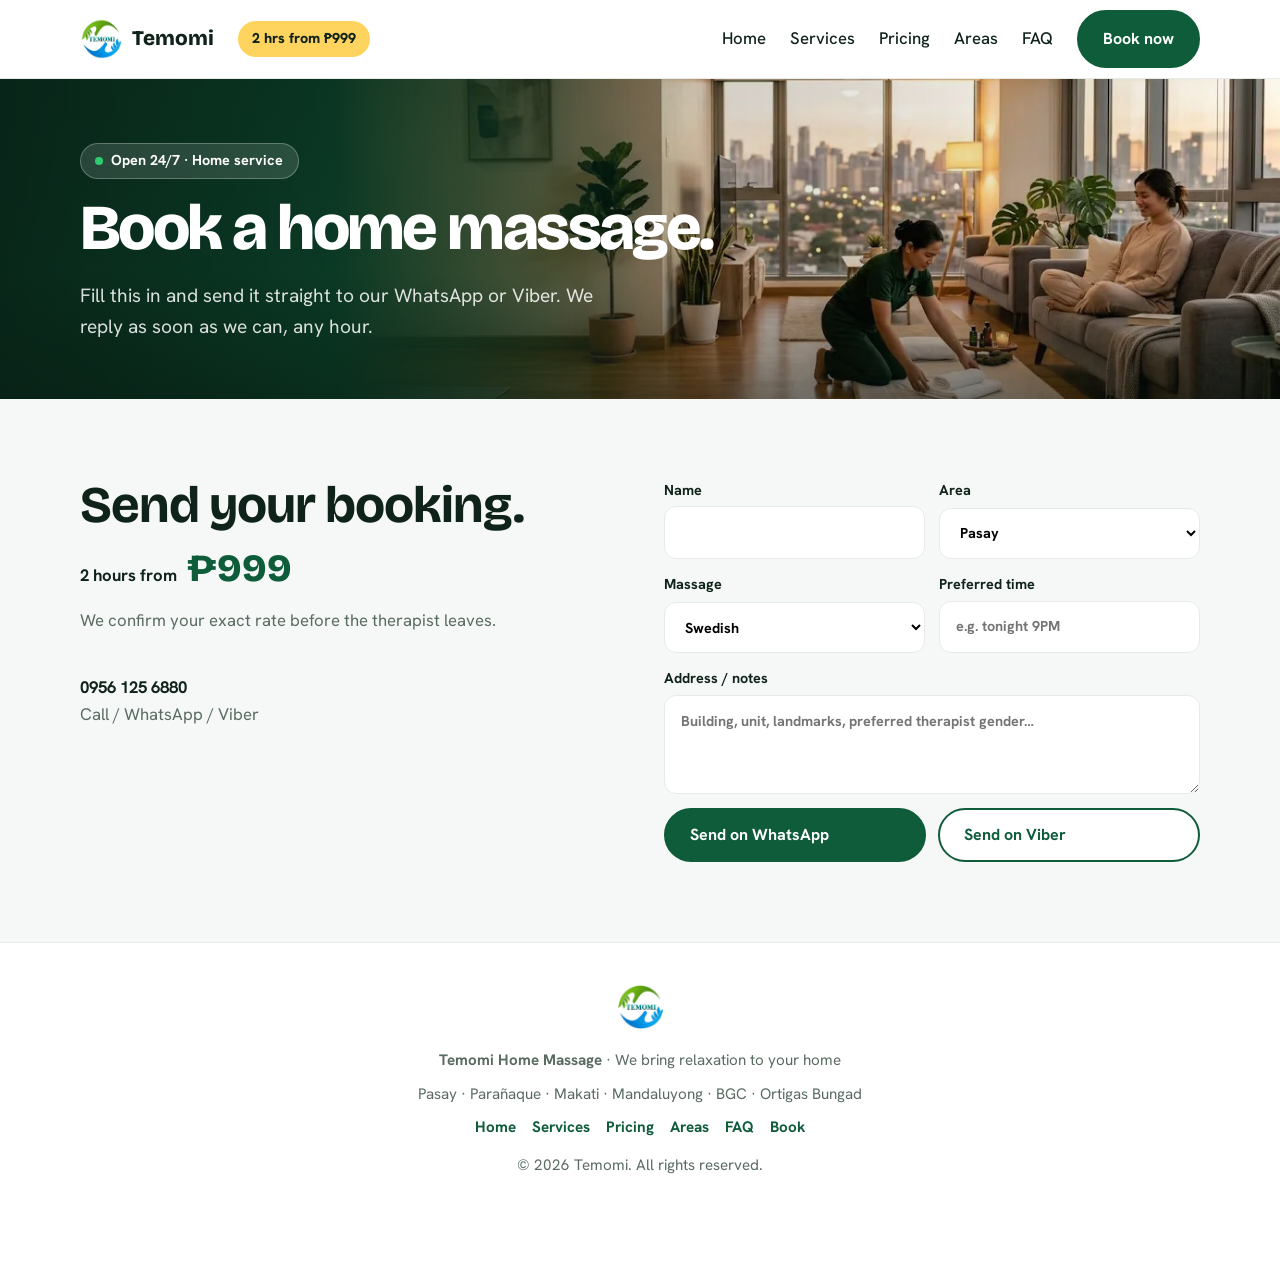
<file: book.html>
<!DOCTYPE html>
<html lang="en-PH"><head><meta charset="utf-8"><meta name="viewport" content="width=device-width,initial-scale=1,viewport-fit=cover"><meta name="theme-color" content="#0f5c3a">
<title>Book a Home Service Massage 24/7 | Temomi Metro Manila</title><link rel="canonical" href="https://temomimassage.services/book.html"><meta name="robots" content="index,follow,max-image-preview:large"><meta property="og:type" content="website"><meta property="og:site_name" content="Temomi Home Massage"><meta property="og:locale" content="en_PH"><meta property="og:title" content="Book a Home Service Massage 24/7 | Temomi Metro Manila"><meta property="og:description" content="Book a home service massage in Metro Manila in minutes. 2 hours from ₱999. Send your booking by WhatsApp or Viber, or call 0956 125 6880. Open 24/7."><meta property="og:url" content="https://temomimassage.services/book.html"><meta property="og:image" content="https://temomimassage.services/images/og-image.jpg"><meta property="og:image:width" content="1200"><meta property="og:image:height" content="630"><meta name="twitter:card" content="summary_large_image"><meta name="twitter:title" content="Book a Home Service Massage 24/7 | Temomi Metro Manila"><meta name="twitter:description" content="Book a home service massage in Metro Manila in minutes. 2 hours from ₱999. Send your booking by WhatsApp or Viber, or call 0956 125 6880. Open 24/7."><meta name="twitter:image" content="https://temomimassage.services/images/og-image.jpg"><meta name="description" content="Book a home service massage in Metro Manila in minutes. 2 hours from ₱999. Send your booking by WhatsApp or Viber, or call 0956 125 6880. Open 24/7.">
<link rel="icon" href="/favicon.ico" sizes="any"><link rel="apple-touch-icon" href="/apple-touch-icon.png">
<link rel="preconnect" href="https://fonts.googleapis.com"><link rel="preconnect" href="https://fonts.gstatic.com" crossorigin>
<link href="https://fonts.googleapis.com/css2?family=Bricolage+Grotesque:opsz,wght@12..96,500;12..96,700;12..96,800&family=Hanken+Grotesk:wght@400;500;700&display=swap" rel="stylesheet">
<style>
:root{--g:#0f5c3a;--g2:#1c7d52;--b:#0e6aa8;--ink:#10231a;--mute:#5a6b62;--line:#e6ebe8;--soft:#f5f8f6;--gold:#d9a521;--h:'Bricolage Grotesque',system-ui,sans-serif;--t:'Hanken Grotesk',system-ui,sans-serif}
*{box-sizing:border-box;margin:0}html{scroll-behavior:smooth}
body{font:400 1.05rem/1.6 var(--t);color:var(--ink);background:#fff;padding-bottom:70px}
h1,h2,h3{font-family:var(--h);line-height:1.05;letter-spacing:-.02em}
a{color:inherit;text-decoration:none}.wrap{max-width:1160px;margin:auto;padding:5rem 1.25rem}
.btn{display:inline-flex;align-items:center;gap:.5rem;padding:.9rem 1.5rem;border-radius:99px;font-weight:700;border:2px solid var(--g);background:var(--g);color:#fff;cursor:pointer;font-size:1rem;font-family:var(--t);transition:transform .2s,background .2s}
.btn:hover{transform:translateY(-2px);background:var(--g2)}.btn.ghost{background:#fff;color:var(--g)}.btn.ghost:hover{background:var(--soft)}
header{position:sticky;top:0;z-index:20;background:rgba(255,255,255,.92);backdrop-filter:blur(10px);border-bottom:1px solid var(--line)}
header .in{max-width:1160px;margin:auto;padding:.6rem 1.25rem;display:flex;align-items:center;gap:1.5rem}
.brand{display:flex;align-items:center;gap:.6rem;font:800 1.3rem var(--h)}.brand img{width:42px;height:42px;border-radius:50%}
nav{margin-left:auto;display:flex;gap:1.5rem;align-items:center;font-weight:500}nav a:hover{color:var(--g2)}
.pill{display:inline-flex;gap:.5rem;align-items:center;background:#fff;border:1px solid var(--line);padding:.35rem .9rem;border-radius:99px;font-weight:700;font-size:.9rem;color:var(--g)}
.pill i{width:8px;height:8px;border-radius:50%;background:#2ecc71;box-shadow:0 0 0 0 #2ecc71;animation:p 1.8s infinite}@keyframes p{70%{box-shadow:0 0 0 9px #2ecc7100}}
h1{font-size:clamp(2.6rem,6.5vw,5rem);margin:1.1rem 0}h1 em{font-style:normal;color:var(--g2)}
.lead{font-size:1.2rem;color:var(--mute);max-width:34rem}.cta{display:flex;gap:.8rem;flex-wrap:wrap;margin:1.8rem 0}
.price{display:inline-flex;align-items:baseline;gap:.6rem;font-weight:700}.price b{font:800 2.4rem var(--h);color:var(--g)}
.hero{position:relative;overflow:hidden;background:linear-gradient(135deg,#0b3d28,#0f5c3a 55%,#0e4f7d);color:#fff;min-height:88vh;display:flex;align-items:flex-end}
.hero .bg{position:absolute;top:0;bottom:0;left:26%;width:74%;height:100%;object-fit:cover;object-position:60% 60%;-webkit-mask-image:linear-gradient(90deg,transparent,#000 38%);mask-image:linear-gradient(90deg,transparent,#000 38%)}.hero .shade{position:absolute;inset:0;background:linear-gradient(90deg,#06150e99,#06150e22 55%,transparent),linear-gradient(0deg,#06150e66,transparent 40%)}
#cv{position:absolute;right:-8%;top:0;width:60%;height:100%;pointer-events:none;opacity:.7}.hero.has #cv{display:none}
.hero .hc{position:relative;z-index:1;width:100%;padding-top:6rem;padding-bottom:3rem}
.hero h1{font-size:clamp(3rem,7vw,5.6rem);font-weight:800;line-height:.95;letter-spacing:-.04em;margin:1.2rem 0 1.4rem}.hero .lead{color:#ffffffd9;max-width:34rem}
.hero .pill{background:#ffffff22;border-color:#ffffff44;color:#fff;backdrop-filter:blur(6px)}
.chk{list-style:none;padding:0;display:flex;gap:1.6rem;flex-wrap:wrap;margin:1.4rem 0 2rem;font-weight:500}.chk li:before{content:"\2713";color:#7fd6ff;font-weight:800;margin-right:.5rem}
.qb{display:grid;grid-template-columns:1fr 1fr auto;gap:1rem;align-items:center;background:#fff;color:var(--ink);padding:.9rem .9rem .9rem 1.5rem;border-radius:20px;max-width:600px}
.qb label{color:var(--mute);font-size:.85rem;font-weight:500;gap:.1rem}.qb select{border:0;padding:.2rem 0;font-weight:700;color:var(--ink);background:transparent;border-radius:0}.qb select:focus{outline:none}
.btn.dark{background:#111;border-color:#111;padding:1.1rem 2rem}.btn.dark:hover{background:#000}
.sec h2{font-size:clamp(2rem,4.5vw,3.2rem);margin-bottom:.8rem}.sec .sub{color:var(--mute);max-width:36rem;margin-bottom:2.5rem}
.grid{display:grid;gap:1.1rem}.g5{grid-template-columns:repeat(5,1fr)}.g4{grid-template-columns:repeat(4,1fr)}
.card{border:1px solid var(--line);border-radius:20px;padding:1.5rem;background:#fff;transition:transform .25s,box-shadow .25s}
.card:hover{transform:translateY(-6px);box-shadow:0 18px 40px -18px #0f5c3a55}
.ic{width:56px;height:56px;border-radius:50%;background:var(--g);display:grid;place-items:center;margin-bottom:1rem}.ic svg{width:28px;height:28px;stroke:#fff;fill:none;stroke-width:1.8;stroke-linecap:round;stroke-linejoin:round}
.card h3{font-size:1.25rem;margin-bottom:.4rem}.card p{color:var(--mute);font-size:.95rem}
.soft{background:var(--soft)}.step small{font:800 3rem var(--h);color:#cfe3d8;display:block}
.promo{background:var(--g);color:#fff;border-radius:28px;padding:3rem;display:grid;grid-template-columns:1fr auto;gap:2rem;align-items:center}
.promo h2{color:#fff}.promo .big{font:800 clamp(3.5rem,9vw,6rem) var(--h);color:#ffd45e;line-height:1}.promo .btn{background:#fff;color:var(--g);border-color:#fff}
.chips{display:flex;flex-wrap:wrap;gap:.7rem}.chips span{border:1.5px solid var(--g);color:var(--g);padding:.6rem 1.2rem;border-radius:99px;font-weight:700}
.two{display:grid;grid-template-columns:1fr 1fr;gap:3rem;align-items:start}
form{display:grid;gap:.9rem}label{font-weight:700;font-size:.9rem;display:grid;gap:.3rem}
input,select,textarea{font:inherit;padding:.85rem 1rem;border:1.5px solid var(--line);border-radius:12px;background:#fff;width:100%}input:focus,select:focus,textarea:focus{outline:2px solid var(--g2);border-color:transparent}
.row{display:grid;grid-template-columns:1fr 1fr;gap:.9rem}.send{display:grid;grid-template-columns:1fr 1fr;gap:.7rem}
details{border-bottom:1px solid var(--line);padding:1.1rem 0}summary{font-weight:700;cursor:pointer;font-size:1.1rem}details p{color:var(--mute);margin-top:.5rem}
footer{border-top:1px solid var(--line);padding:2.5rem 1.25rem;text-align:center;color:var(--mute);font-size:.95rem}
.bar{position:fixed;left:0;right:0;bottom:0;z-index:30;display:none;grid-template-columns:1fr 1fr 1fr;gap:.5rem;padding:.6rem;background:#fff;border-top:1px solid var(--line)}.bar a{text-align:center;padding:.75rem;border-radius:12px;font-weight:700;color:#fff;background:var(--g)}.bar a:nth-child(2){background:#1da851}.bar a:nth-child(3){background:#7360f2}
.rv{opacity:0;transform:translateY(30px)}
@media(max-width:900px){.two,.promo{grid-template-columns:1fr}.qb{grid-template-columns:1fr;padding:1.2rem}.hero .bg{left:0;width:100%;-webkit-mask-image:none;mask-image:none}.hero .shade{background:linear-gradient(0deg,#06150ee6,#06150e99 60%,#06150e55)}.hero{min-height:92vh}.g5,.g4{grid-template-columns:1fr 1fr}#cv{width:100%;right:0;opacity:.4}nav a:not(.btn){display:none}.bar{display:grid}.wrap{padding:3.5rem 1.25rem}}
@media(max-width:520px){.g5,.g4,.row,.send{grid-template-columns:1fr}.promo{padding:2rem}}
@media(prefers-reduced-motion:reduce){.rv{opacity:1;transform:none}*{animation:none!important}}

.pbadge{background:#ffd45e;color:#10231a;font-weight:800;padding:.4rem .9rem;border-radius:99px;font-size:.9rem;white-space:nowrap}
nav a.on{color:var(--g2);border-bottom:2px solid var(--g2)}
.hero.sm{min-height:0;padding:0}.hero.sm .hc{padding-top:4rem;padding-bottom:3.5rem}.hero.sm h1{font-size:clamp(2.4rem,5.5vw,4rem)}
.tag{display:inline-block;margin-top:.9rem;background:#e8f4ee;color:var(--g);font-weight:800;padding:.35rem .8rem;border-radius:99px;font-size:.95rem}
.hprice{display:inline-flex;align-items:baseline;gap:.6rem;background:#ffffff22;border:1px solid #ffffff55;border-radius:18px;padding:.6rem 1.2rem;margin-bottom:1.2rem;backdrop-filter:blur(6px)}
.hprice b{font:800 2.6rem var(--h);color:#ffd45e;line-height:1}
.ptable{width:100%;border-collapse:collapse;margin-top:1rem}.ptable th,.ptable td{text-align:left;padding:1rem;border-bottom:1px solid var(--line)}.ptable th{color:var(--mute);font-size:.9rem}.ptable td:last-child{font:800 1.3rem var(--h);color:var(--g)}
.tw{overflow-x:auto}
footer a{margin:0 .5rem;font-weight:700;color:var(--g)}
@media(max-width:900px){nav{gap:.8rem;font-size:.9rem}nav a:not(.btn){display:inline}nav .btn{padding:.5rem .9rem}.brand span{display:none}header .in{gap:.6rem}.pbadge{font-size:.8rem}}
@media(max-width:640px){nav a:not(.btn){display:none}}

/* ===== MOBILE UPGRADES (added) ===== */
html{-webkit-text-size-adjust:100%;text-size-adjust:100%;scroll-padding-top:76px}
body{-webkit-tap-highlight-color:transparent;overflow-x:hidden}
img{max-width:100%}
header,.pill,.hprice{-webkit-backdrop-filter:blur(10px)}
header .in,.wrap,footer{padding-left:max(1.25rem,env(safe-area-inset-left));padding-right:max(1.25rem,env(safe-area-inset-right))}
.btn:active{transform:scale(.97)}.card:active{transform:scale(.985)}.bar a:active{filter:brightness(.92)}
summary{display:flex;justify-content:space-between;align-items:center;gap:1rem;list-style:none}
summary::-webkit-details-marker{display:none}
summary:after{content:"+";font:700 1.6rem/1 var(--h);color:var(--g);flex:none}
details[open] summary:after{content:"\2013"}
.mb{display:none;width:44px;height:44px;border:1.5px solid var(--line);border-radius:12px;background:#fff;cursor:pointer;position:relative;flex:none;padding:0}
.mb span{position:absolute;left:11px;top:20px;width:20px;height:2px;background:var(--ink);border-radius:2px;transition:background .2s}
.mb span:before,.mb span:after{content:"";position:absolute;left:0;width:20px;height:2px;background:var(--ink);border-radius:2px;transition:transform .25s}
.mb span:before{top:-6px}.mb span:after{top:6px}
.mb[aria-expanded=true] span{background:transparent}
.mb[aria-expanded=true] span:before{transform:translateY(6px) rotate(45deg)}
.mb[aria-expanded=true] span:after{transform:translateY(-6px) rotate(-45deg)}
@media(hover:none){.card:hover{transform:none;box-shadow:none}.btn:hover{transform:none}}
@media(max-width:900px){
body{padding-bottom:calc(80px + env(safe-area-inset-bottom,0px));font-size:1rem}
header .in{padding-top:.5rem;padding-bottom:.5rem;gap:.5rem}
.brand{margin-right:auto}
.mb{display:block}
.hb{padding:.6rem 1.1rem;font-size:.95rem;min-height:44px}
nav{position:absolute;top:100%;left:0;right:0;margin:0;display:none;flex-direction:column;align-items:stretch;gap:0;padding:.3rem max(1.25rem,env(safe-area-inset-right)) 1rem max(1.25rem,env(safe-area-inset-left));background:#fff;border-bottom:1px solid var(--line);box-shadow:0 18px 30px -18px #10231a66;font-size:1.15rem;font-weight:700}
nav.open{display:flex}
nav a:not(.btn){display:flex;align-items:center;min-height:54px;border-bottom:1px solid var(--line)}
nav a.on:after{content:"";margin-left:auto;width:9px;height:9px;border-radius:50%;background:var(--g2)}
.btn{min-height:48px;justify-content:center}
.hero:not(.sm){min-height:calc(100vh - 64px);min-height:calc(100svh - 64px)}
.hero .hc{padding-top:3.5rem;padding-bottom:2rem}
.hero.sm .hc{padding-top:2.5rem;padding-bottom:2.25rem}
input,select,textarea{min-height:48px;font-size:max(16px,1rem)}
textarea{min-height:96px}
.qb{border-radius:18px;gap:.7rem}
.qb label{border:1.5px solid var(--line);border-radius:12px;padding:.55rem .9rem}
.qb select{min-height:30px;padding:0}
.qb .btn.dark{width:100%;padding:1rem}
details{padding:.3rem 0}summary{padding:.8rem 0}
footer a{display:inline-block;padding:.55rem .65rem;margin:0}
.bar{padding:.6rem max(.6rem,env(safe-area-inset-right)) calc(.6rem + env(safe-area-inset-bottom,0px)) max(.6rem,env(safe-area-inset-left));box-shadow:0 -8px 24px -12px #10231a40}
.bar a{display:flex;align-items:center;justify-content:center;min-height:48px}
}
@media(max-width:520px){
.wrap{padding-top:2.75rem;padding-bottom:2.75rem}
.hero h1{font-size:clamp(2.5rem,13vw,3.3rem)}
.hero.sm h1{font-size:clamp(2.1rem,10vw,2.8rem)}
.lead{font-size:1.05rem}
.hprice b{font-size:2.2rem}
.chk{flex-direction:column;gap:.4rem}
.sec h2{font-size:clamp(1.8rem,8vw,2.3rem)}.sec .sub{margin-bottom:1.75rem}
.promo{padding:1.6rem;border-radius:22px}.promo .btn{width:100%}
.card{padding:1.2rem;border-radius:16px}
.ic{width:46px;height:46px;margin-bottom:.8rem}
.step small{font-size:2.3rem}
.cimg{width:calc(100% + 2.4rem);margin:-1.2rem -1.2rem 1rem}
.sec .wrap>p>.btn{width:100%;margin-bottom:.6rem}
.chips span{padding:.55rem 1rem}
.ptable th,.ptable td{padding:.8rem .5rem}.ptable td:last-child{font-size:1.1rem;white-space:nowrap}
.sec.soft{margin-top:2.5rem!important}
}
@media(max-width:360px){.hb{padding:.55rem .85rem}.brand img{width:38px;height:38px}}
@media(max-width:900px){.brand{min-height:44px}}
@media(max-width:480px){.pbadge{display:none}.brand span{display:inline;font-size:1.2rem}}
@media(max-height:500px) and (orientation:landscape){.hero:not(.sm){min-height:0}}
</style><script type="application/ld+json">{"@context":"https://schema.org","@graph":[{"@type":"HealthAndBeautyBusiness","@id":"https://temomimassage.services/#business","name":"Temomi Home Massage","alternateName":"Temomi","description":"24/7 home service massage in Metro Manila. Swedish, Shiatsu, Thai, combination and foot massage at your home, condo or hotel. 2 hours from ₱999.","url":"https://temomimassage.services/","telephone":"+639561256880","priceRange":"From ₱999","image":"https://temomimassage.services/images/og-image.jpg","logo":"https://temomimassage.services/images/logo.png","address":{"@type":"PostalAddress","addressLocality":"Metro Manila","addressCountry":"PH"},"areaServed":[{"@type":"Place","name":"Pasay, Metro Manila"},{"@type":"Place","name":"Parañaque, Metro Manila"},{"@type":"Place","name":"Makati, Metro Manila"},{"@type":"Place","name":"Mandaluyong, Metro Manila"},{"@type":"Place","name":"BGC, Metro Manila"},{"@type":"Place","name":"Ortigas Bungad, Metro Manila"}],"openingHoursSpecification":{"@type":"OpeningHoursSpecification","dayOfWeek":["Monday","Tuesday","Wednesday","Thursday","Friday","Saturday","Sunday"],"opens":"00:00","closes":"23:59"},"contactPoint":{"@type":"ContactPoint","telephone":"+639561256880","contactType":"reservations","availableLanguage":["English","Filipino"]},"hasOfferCatalog":{"@type":"OfferCatalog","name":"Home massage services","itemListElement":[{"@type":"Offer","price":"999","priceCurrency":"PHP","itemOffered":{"@type":"Service","name":"Swedish home massage (2 hours)"}},{"@type":"Offer","price":"999","priceCurrency":"PHP","itemOffered":{"@type":"Service","name":"Shiatsu home massage (2 hours)"}},{"@type":"Offer","price":"999","priceCurrency":"PHP","itemOffered":{"@type":"Service","name":"Thai home massage (2 hours)"}},{"@type":"Offer","price":"999","priceCurrency":"PHP","itemOffered":{"@type":"Service","name":"Combination home massage (2 hours)"}},{"@type":"Offer","price":"999","priceCurrency":"PHP","itemOffered":{"@type":"Service","name":"Foot Massage home massage (2 hours)"}}]}},{"@type":"WebSite","@id":"https://temomimassage.services/#website","url":"https://temomimassage.services/","name":"Temomi Home Massage","inLanguage":"en-PH","publisher":{"@id":"https://temomimassage.services/#business"}},{"@type":"BreadcrumbList","itemListElement":[{"@type":"ListItem","position":1,"name":"Home","item":"https://temomimassage.services/"},{"@type":"ListItem","position":2,"name":"Book","item":"https://temomimassage.services/book.html"}]}]}</script></head><body>
<header><div class="in"><a class="brand" href="/"><img src="images/logo.webp" alt="Temomi logo" width="40" height="40"><span>Temomi</span></a>
<span class="pbadge">2 hrs from ₱999</span>
<nav id="nav"><a href="/">Home</a><a href="services.html">Services</a><a href="pricing.html">Pricing</a><a href="areas.html">Areas</a><a href="faq.html">FAQ</a></nav><a class="btn hb" href="book.html">Book now</a><button class="mb" type="button" aria-label="Open menu" aria-expanded="false" aria-controls="nav"><span></span></button></div></header>
<section class="hero sm"><img class="bg" src="images/hero.webp" alt="" fetchpriority="high" decoding="async"><div class="shade"></div><div class="wrap hc"><span class="pill"><i></i>Open 24/7 · Home service</span><h1>Book a home massage.</h1><p class="lead">Fill this in and send it straight to our WhatsApp or Viber. We reply as soon as we can, any hour.</p></div></section>

<section class="sec soft"><div class="wrap two"><div><h2>Send your booking.</h2><div class="price"><span>2 hours from</span><b>₱999</b></div>
<p class="sub" style="margin-top:1rem">We confirm your exact rate before the therapist leaves.</p>
<p><b>0956 125 6880</b><br><span style="color:var(--mute)">Call / WhatsApp / Viber</span></p></div>
<form id="f"><div class="row"><label>Name<input name="n" required autocomplete="name"></label><label>Area<select name="a"><option>Pasay</option><option>Parañaque</option><option>Makati</option><option>Mandaluyong</option><option>BGC</option><option>Ortigas Bungad</option><option>Other</option></select></label></div>
<div class="row"><label>Massage<select name="m"><option>Swedish</option><option>Shiatsu</option><option>Thai</option><option>Combination</option><option>Foot Massage</option><option>Not sure yet</option></select></label><label>Preferred time<input name="t" placeholder="e.g. tonight 9PM"></label></div>
<label>Address / notes<textarea name="x" rows="3" placeholder="Building, unit, landmarks, preferred therapist gender…"></textarea></label>
<div class="send"><button class="btn" type="button" data-w="wa">Send on WhatsApp</button><button class="btn ghost" type="button" data-w="vb">Send on Viber</button></div></form></div></section>
<footer><img src="images/logo.webp" alt="" width="48" height="48" style="border-radius:50%"><p style="margin:.6rem 0"><b>Temomi Home Massage</b> · We bring relaxation to your home</p>
<p>Pasay · Parañaque · Makati · Mandaluyong · BGC · Ortigas Bungad</p>
<p style="margin-top:.6rem"><a href="/">Home</a><a href="services.html">Services</a><a href="pricing.html">Pricing</a><a href="areas.html">Areas</a><a href="faq.html">FAQ</a><a href="book.html">Book</a></p>
<p style="margin-top:.8rem">© <span id="y"></span> Temomi. All rights reserved.</p></footer>
<div class="bar"><a href="tel:+639561256880">Call</a><a href="https://wa.me/639561256880">WhatsApp</a><a href="viber://chat?number=%2B639561256880">Viber</a></div>
<script>document.getElementById('y').textContent=new Date().getFullYear();
const f=document.getElementById('f');
if(f){const q=new URLSearchParams(location.search);['a','m'].forEach(k=>{const v=q.get(k);if(v&&f[k])for(const o of f[k].options)if(o.text===v)f[k].value=v});
const enc=v=>encodeURIComponent(v);
f.querySelectorAll('[data-w]').forEach(b=>b.onclick=()=>{if(!f.reportValidity())return;const d=new FormData(f);
const m=`Hi Temomi! I'd like to book a home massage.%0AName: ${enc(d.get('n'))}%0AArea: ${enc(d.get('a'))}%0AMassage: ${enc(d.get('m'))}%0ATime: ${enc(d.get('t')||'ASAP')}%0AAddress/notes: ${enc(d.get('x')||'-')}`;
location.href=b.dataset.w=='wa'?`https://wa.me/639561256880?text=${m}`:`viber://forward?text=${m}`;});}
</script>
<script>(()=>{const b=document.querySelector('.mb'),n=document.getElementById('nav');if(!b||!n)return;
const set=o=>{n.classList.toggle('open',o);b.setAttribute('aria-expanded',o);b.setAttribute('aria-label',o?'Close menu':'Open menu')};
b.addEventListener('click',e=>{e.stopPropagation();set(!n.classList.contains('open'))});
n.addEventListener('click',e=>{if(e.target.closest('a'))set(false)});
document.addEventListener('click',e=>{if(!n.contains(e.target))set(false)});
addEventListener('keydown',e=>{if(e.key==='Escape')set(false)});
matchMedia('(min-width:901px)').addEventListener('change',e=>{if(e.matches)set(false)});})();</script>
</body></html>
</file>
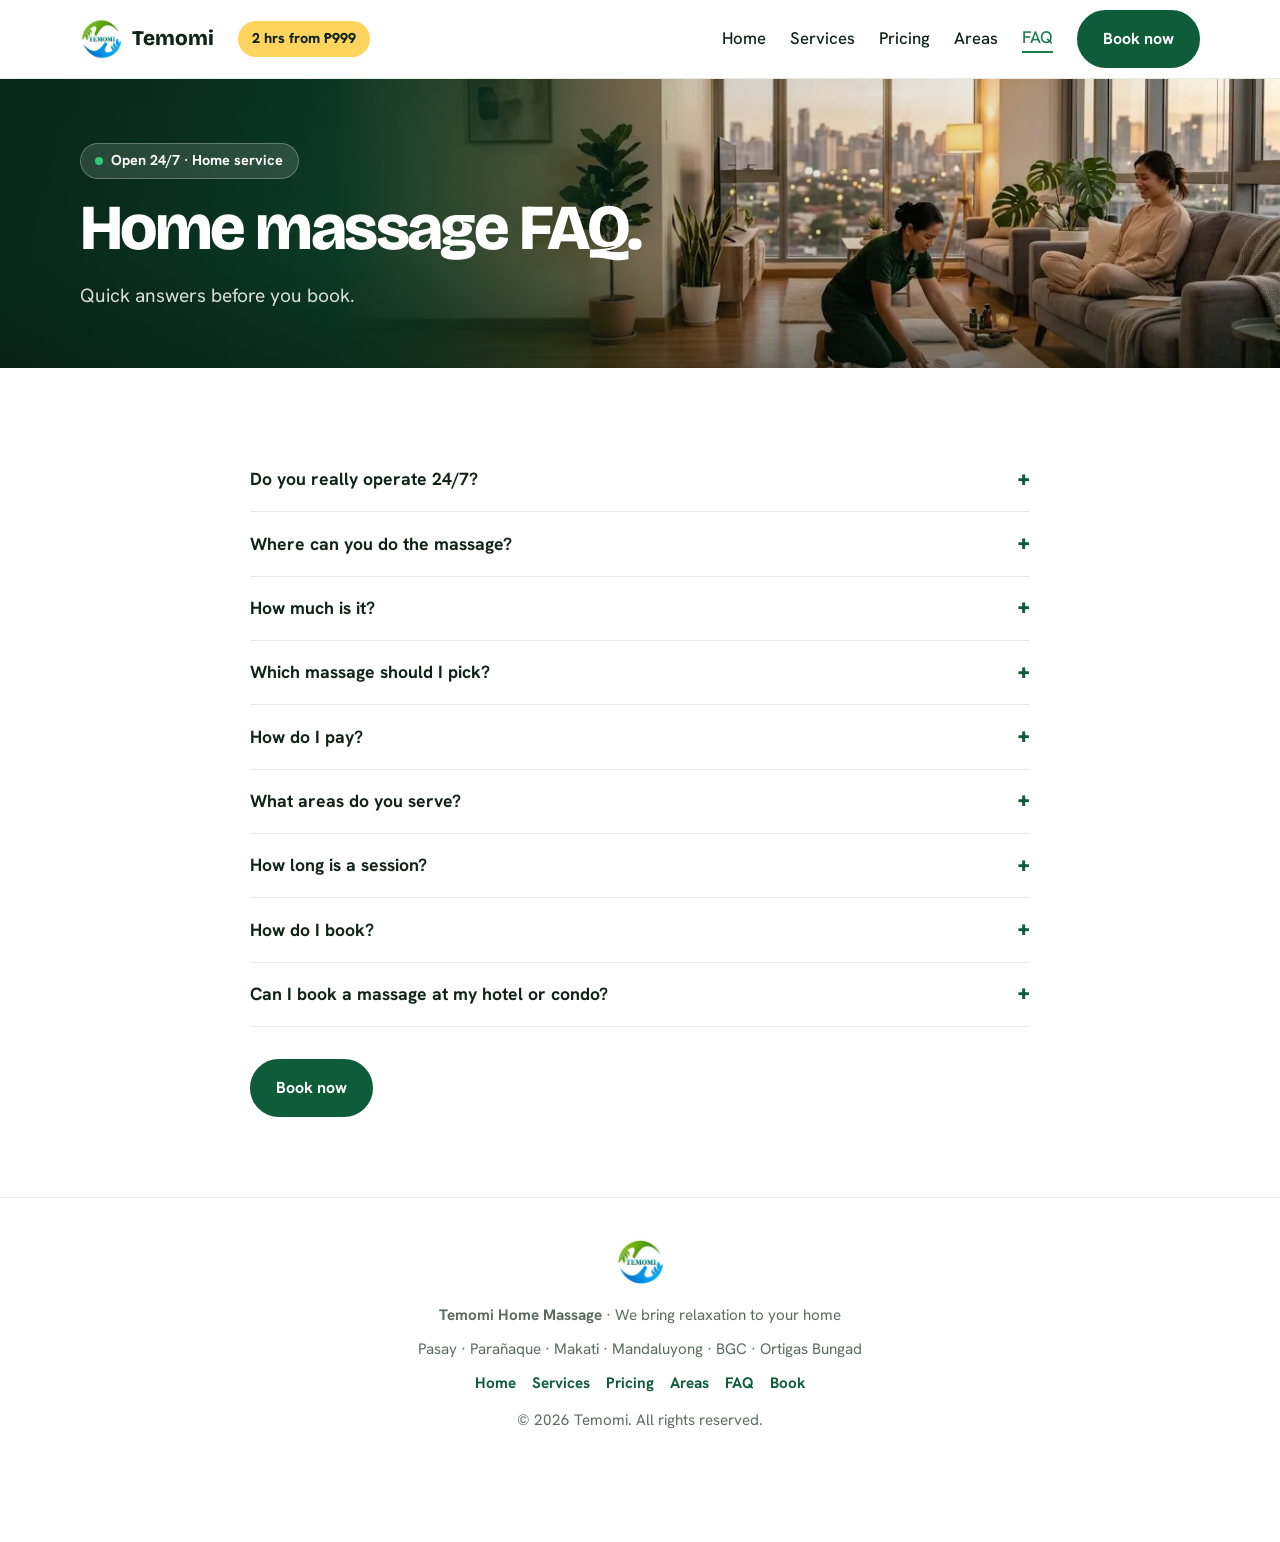
<file: faq.html>
<!DOCTYPE html>
<html lang="en-PH"><head><meta charset="utf-8"><meta name="viewport" content="width=device-width,initial-scale=1,viewport-fit=cover"><meta name="theme-color" content="#0f5c3a">
<title>Home Service Massage FAQ: Hours, Areas, Rates | Temomi</title><link rel="canonical" href="https://temomimassage.services/faq.html"><meta name="robots" content="index,follow,max-image-preview:large"><meta property="og:type" content="website"><meta property="og:site_name" content="Temomi Home Massage"><meta property="og:locale" content="en_PH"><meta property="og:title" content="Home Service Massage FAQ: Hours, Areas, Rates | Temomi"><meta property="og:description" content="Answers about Temomi home service massage in Metro Manila: 24/7 hours, service areas, rates from ₱999 for 2 hours, which massage to pick and how to book."><meta property="og:url" content="https://temomimassage.services/faq.html"><meta property="og:image" content="https://temomimassage.services/images/og-image.jpg"><meta property="og:image:width" content="1200"><meta property="og:image:height" content="630"><meta name="twitter:card" content="summary_large_image"><meta name="twitter:title" content="Home Service Massage FAQ: Hours, Areas, Rates | Temomi"><meta name="twitter:description" content="Answers about Temomi home service massage in Metro Manila: 24/7 hours, service areas, rates from ₱999 for 2 hours, which massage to pick and how to book."><meta name="twitter:image" content="https://temomimassage.services/images/og-image.jpg"><meta name="description" content="Answers about Temomi home service massage in Metro Manila: 24/7 hours, service areas, rates from ₱999 for 2 hours, which massage to pick and how to book.">
<link rel="icon" href="/favicon.ico" sizes="any"><link rel="apple-touch-icon" href="/apple-touch-icon.png">
<link rel="preconnect" href="https://fonts.googleapis.com"><link rel="preconnect" href="https://fonts.gstatic.com" crossorigin>
<link href="https://fonts.googleapis.com/css2?family=Bricolage+Grotesque:opsz,wght@12..96,500;12..96,700;12..96,800&family=Hanken+Grotesk:wght@400;500;700&display=swap" rel="stylesheet">
<style>
:root{--g:#0f5c3a;--g2:#1c7d52;--b:#0e6aa8;--ink:#10231a;--mute:#5a6b62;--line:#e6ebe8;--soft:#f5f8f6;--gold:#d9a521;--h:'Bricolage Grotesque',system-ui,sans-serif;--t:'Hanken Grotesk',system-ui,sans-serif}
*{box-sizing:border-box;margin:0}html{scroll-behavior:smooth}
body{font:400 1.05rem/1.6 var(--t);color:var(--ink);background:#fff;padding-bottom:70px}
h1,h2,h3{font-family:var(--h);line-height:1.05;letter-spacing:-.02em}
a{color:inherit;text-decoration:none}.wrap{max-width:1160px;margin:auto;padding:5rem 1.25rem}
.btn{display:inline-flex;align-items:center;gap:.5rem;padding:.9rem 1.5rem;border-radius:99px;font-weight:700;border:2px solid var(--g);background:var(--g);color:#fff;cursor:pointer;font-size:1rem;font-family:var(--t);transition:transform .2s,background .2s}
.btn:hover{transform:translateY(-2px);background:var(--g2)}.btn.ghost{background:#fff;color:var(--g)}.btn.ghost:hover{background:var(--soft)}
header{position:sticky;top:0;z-index:20;background:rgba(255,255,255,.92);backdrop-filter:blur(10px);border-bottom:1px solid var(--line)}
header .in{max-width:1160px;margin:auto;padding:.6rem 1.25rem;display:flex;align-items:center;gap:1.5rem}
.brand{display:flex;align-items:center;gap:.6rem;font:800 1.3rem var(--h)}.brand img{width:42px;height:42px;border-radius:50%}
nav{margin-left:auto;display:flex;gap:1.5rem;align-items:center;font-weight:500}nav a:hover{color:var(--g2)}
.pill{display:inline-flex;gap:.5rem;align-items:center;background:#fff;border:1px solid var(--line);padding:.35rem .9rem;border-radius:99px;font-weight:700;font-size:.9rem;color:var(--g)}
.pill i{width:8px;height:8px;border-radius:50%;background:#2ecc71;box-shadow:0 0 0 0 #2ecc71;animation:p 1.8s infinite}@keyframes p{70%{box-shadow:0 0 0 9px #2ecc7100}}
h1{font-size:clamp(2.6rem,6.5vw,5rem);margin:1.1rem 0}h1 em{font-style:normal;color:var(--g2)}
.lead{font-size:1.2rem;color:var(--mute);max-width:34rem}.cta{display:flex;gap:.8rem;flex-wrap:wrap;margin:1.8rem 0}
.price{display:inline-flex;align-items:baseline;gap:.6rem;font-weight:700}.price b{font:800 2.4rem var(--h);color:var(--g)}
.hero{position:relative;overflow:hidden;background:linear-gradient(135deg,#0b3d28,#0f5c3a 55%,#0e4f7d);color:#fff;min-height:88vh;display:flex;align-items:flex-end}
.hero .bg{position:absolute;top:0;bottom:0;left:26%;width:74%;height:100%;object-fit:cover;object-position:60% 60%;-webkit-mask-image:linear-gradient(90deg,transparent,#000 38%);mask-image:linear-gradient(90deg,transparent,#000 38%)}.hero .shade{position:absolute;inset:0;background:linear-gradient(90deg,#06150e99,#06150e22 55%,transparent),linear-gradient(0deg,#06150e66,transparent 40%)}
#cv{position:absolute;right:-8%;top:0;width:60%;height:100%;pointer-events:none;opacity:.7}.hero.has #cv{display:none}
.hero .hc{position:relative;z-index:1;width:100%;padding-top:6rem;padding-bottom:3rem}
.hero h1{font-size:clamp(3rem,7vw,5.6rem);font-weight:800;line-height:.95;letter-spacing:-.04em;margin:1.2rem 0 1.4rem}.hero .lead{color:#ffffffd9;max-width:34rem}
.hero .pill{background:#ffffff22;border-color:#ffffff44;color:#fff;backdrop-filter:blur(6px)}
.chk{list-style:none;padding:0;display:flex;gap:1.6rem;flex-wrap:wrap;margin:1.4rem 0 2rem;font-weight:500}.chk li:before{content:"\2713";color:#7fd6ff;font-weight:800;margin-right:.5rem}
.qb{display:grid;grid-template-columns:1fr 1fr auto;gap:1rem;align-items:center;background:#fff;color:var(--ink);padding:.9rem .9rem .9rem 1.5rem;border-radius:20px;max-width:600px}
.qb label{color:var(--mute);font-size:.85rem;font-weight:500;gap:.1rem}.qb select{border:0;padding:.2rem 0;font-weight:700;color:var(--ink);background:transparent;border-radius:0}.qb select:focus{outline:none}
.btn.dark{background:#111;border-color:#111;padding:1.1rem 2rem}.btn.dark:hover{background:#000}
.sec h2{font-size:clamp(2rem,4.5vw,3.2rem);margin-bottom:.8rem}.sec .sub{color:var(--mute);max-width:36rem;margin-bottom:2.5rem}
.grid{display:grid;gap:1.1rem}.g5{grid-template-columns:repeat(5,1fr)}.g4{grid-template-columns:repeat(4,1fr)}
.card{border:1px solid var(--line);border-radius:20px;padding:1.5rem;background:#fff;transition:transform .25s,box-shadow .25s}
.card:hover{transform:translateY(-6px);box-shadow:0 18px 40px -18px #0f5c3a55}
.ic{width:56px;height:56px;border-radius:50%;background:var(--g);display:grid;place-items:center;margin-bottom:1rem}.ic svg{width:28px;height:28px;stroke:#fff;fill:none;stroke-width:1.8;stroke-linecap:round;stroke-linejoin:round}
.card h3{font-size:1.25rem;margin-bottom:.4rem}.card p{color:var(--mute);font-size:.95rem}
.soft{background:var(--soft)}.step small{font:800 3rem var(--h);color:#cfe3d8;display:block}
.promo{background:var(--g);color:#fff;border-radius:28px;padding:3rem;display:grid;grid-template-columns:1fr auto;gap:2rem;align-items:center}
.promo h2{color:#fff}.promo .big{font:800 clamp(3.5rem,9vw,6rem) var(--h);color:#ffd45e;line-height:1}.promo .btn{background:#fff;color:var(--g);border-color:#fff}
.chips{display:flex;flex-wrap:wrap;gap:.7rem}.chips span{border:1.5px solid var(--g);color:var(--g);padding:.6rem 1.2rem;border-radius:99px;font-weight:700}
.two{display:grid;grid-template-columns:1fr 1fr;gap:3rem;align-items:start}
form{display:grid;gap:.9rem}label{font-weight:700;font-size:.9rem;display:grid;gap:.3rem}
input,select,textarea{font:inherit;padding:.85rem 1rem;border:1.5px solid var(--line);border-radius:12px;background:#fff;width:100%}input:focus,select:focus,textarea:focus{outline:2px solid var(--g2);border-color:transparent}
.row{display:grid;grid-template-columns:1fr 1fr;gap:.9rem}.send{display:grid;grid-template-columns:1fr 1fr;gap:.7rem}
details{border-bottom:1px solid var(--line);padding:1.1rem 0}summary{font-weight:700;cursor:pointer;font-size:1.1rem}details p{color:var(--mute);margin-top:.5rem}
footer{border-top:1px solid var(--line);padding:2.5rem 1.25rem;text-align:center;color:var(--mute);font-size:.95rem}
.bar{position:fixed;left:0;right:0;bottom:0;z-index:30;display:none;grid-template-columns:1fr 1fr 1fr;gap:.5rem;padding:.6rem;background:#fff;border-top:1px solid var(--line)}.bar a{text-align:center;padding:.75rem;border-radius:12px;font-weight:700;color:#fff;background:var(--g)}.bar a:nth-child(2){background:#1da851}.bar a:nth-child(3){background:#7360f2}
.rv{opacity:0;transform:translateY(30px)}
@media(max-width:900px){.two,.promo{grid-template-columns:1fr}.qb{grid-template-columns:1fr;padding:1.2rem}.hero .bg{left:0;width:100%;-webkit-mask-image:none;mask-image:none}.hero .shade{background:linear-gradient(0deg,#06150ee6,#06150e99 60%,#06150e55)}.hero{min-height:92vh}.g5,.g4{grid-template-columns:1fr 1fr}#cv{width:100%;right:0;opacity:.4}nav a:not(.btn){display:none}.bar{display:grid}.wrap{padding:3.5rem 1.25rem}}
@media(max-width:520px){.g5,.g4,.row,.send{grid-template-columns:1fr}.promo{padding:2rem}}
@media(prefers-reduced-motion:reduce){.rv{opacity:1;transform:none}*{animation:none!important}}

.pbadge{background:#ffd45e;color:#10231a;font-weight:800;padding:.4rem .9rem;border-radius:99px;font-size:.9rem;white-space:nowrap}
nav a.on{color:var(--g2);border-bottom:2px solid var(--g2)}
.hero.sm{min-height:0;padding:0}.hero.sm .hc{padding-top:4rem;padding-bottom:3.5rem}.hero.sm h1{font-size:clamp(2.4rem,5.5vw,4rem)}
.tag{display:inline-block;margin-top:.9rem;background:#e8f4ee;color:var(--g);font-weight:800;padding:.35rem .8rem;border-radius:99px;font-size:.95rem}
.hprice{display:inline-flex;align-items:baseline;gap:.6rem;background:#ffffff22;border:1px solid #ffffff55;border-radius:18px;padding:.6rem 1.2rem;margin-bottom:1.2rem;backdrop-filter:blur(6px)}
.hprice b{font:800 2.6rem var(--h);color:#ffd45e;line-height:1}
.ptable{width:100%;border-collapse:collapse;margin-top:1rem}.ptable th,.ptable td{text-align:left;padding:1rem;border-bottom:1px solid var(--line)}.ptable th{color:var(--mute);font-size:.9rem}.ptable td:last-child{font:800 1.3rem var(--h);color:var(--g)}
.tw{overflow-x:auto}
footer a{margin:0 .5rem;font-weight:700;color:var(--g)}
@media(max-width:900px){nav{gap:.8rem;font-size:.9rem}nav a:not(.btn){display:inline}nav .btn{padding:.5rem .9rem}.brand span{display:none}header .in{gap:.6rem}.pbadge{font-size:.8rem}}
@media(max-width:640px){nav a:not(.btn){display:none}}

/* ===== MOBILE UPGRADES (added) ===== */
html{-webkit-text-size-adjust:100%;text-size-adjust:100%;scroll-padding-top:76px}
body{-webkit-tap-highlight-color:transparent;overflow-x:hidden}
img{max-width:100%}
header,.pill,.hprice{-webkit-backdrop-filter:blur(10px)}
header .in,.wrap,footer{padding-left:max(1.25rem,env(safe-area-inset-left));padding-right:max(1.25rem,env(safe-area-inset-right))}
.btn:active{transform:scale(.97)}.card:active{transform:scale(.985)}.bar a:active{filter:brightness(.92)}
summary{display:flex;justify-content:space-between;align-items:center;gap:1rem;list-style:none}
summary::-webkit-details-marker{display:none}
summary:after{content:"+";font:700 1.6rem/1 var(--h);color:var(--g);flex:none}
details[open] summary:after{content:"\2013"}
.mb{display:none;width:44px;height:44px;border:1.5px solid var(--line);border-radius:12px;background:#fff;cursor:pointer;position:relative;flex:none;padding:0}
.mb span{position:absolute;left:11px;top:20px;width:20px;height:2px;background:var(--ink);border-radius:2px;transition:background .2s}
.mb span:before,.mb span:after{content:"";position:absolute;left:0;width:20px;height:2px;background:var(--ink);border-radius:2px;transition:transform .25s}
.mb span:before{top:-6px}.mb span:after{top:6px}
.mb[aria-expanded=true] span{background:transparent}
.mb[aria-expanded=true] span:before{transform:translateY(6px) rotate(45deg)}
.mb[aria-expanded=true] span:after{transform:translateY(-6px) rotate(-45deg)}
@media(hover:none){.card:hover{transform:none;box-shadow:none}.btn:hover{transform:none}}
@media(max-width:900px){
body{padding-bottom:calc(80px + env(safe-area-inset-bottom,0px));font-size:1rem}
header .in{padding-top:.5rem;padding-bottom:.5rem;gap:.5rem}
.brand{margin-right:auto}
.mb{display:block}
.hb{padding:.6rem 1.1rem;font-size:.95rem;min-height:44px}
nav{position:absolute;top:100%;left:0;right:0;margin:0;display:none;flex-direction:column;align-items:stretch;gap:0;padding:.3rem max(1.25rem,env(safe-area-inset-right)) 1rem max(1.25rem,env(safe-area-inset-left));background:#fff;border-bottom:1px solid var(--line);box-shadow:0 18px 30px -18px #10231a66;font-size:1.15rem;font-weight:700}
nav.open{display:flex}
nav a:not(.btn){display:flex;align-items:center;min-height:54px;border-bottom:1px solid var(--line)}
nav a.on:after{content:"";margin-left:auto;width:9px;height:9px;border-radius:50%;background:var(--g2)}
.btn{min-height:48px;justify-content:center}
.hero:not(.sm){min-height:calc(100vh - 64px);min-height:calc(100svh - 64px)}
.hero .hc{padding-top:3.5rem;padding-bottom:2rem}
.hero.sm .hc{padding-top:2.5rem;padding-bottom:2.25rem}
input,select,textarea{min-height:48px;font-size:max(16px,1rem)}
textarea{min-height:96px}
.qb{border-radius:18px;gap:.7rem}
.qb label{border:1.5px solid var(--line);border-radius:12px;padding:.55rem .9rem}
.qb select{min-height:30px;padding:0}
.qb .btn.dark{width:100%;padding:1rem}
details{padding:.3rem 0}summary{padding:.8rem 0}
footer a{display:inline-block;padding:.55rem .65rem;margin:0}
.bar{padding:.6rem max(.6rem,env(safe-area-inset-right)) calc(.6rem + env(safe-area-inset-bottom,0px)) max(.6rem,env(safe-area-inset-left));box-shadow:0 -8px 24px -12px #10231a40}
.bar a{display:flex;align-items:center;justify-content:center;min-height:48px}
}
@media(max-width:520px){
.wrap{padding-top:2.75rem;padding-bottom:2.75rem}
.hero h1{font-size:clamp(2.5rem,13vw,3.3rem)}
.hero.sm h1{font-size:clamp(2.1rem,10vw,2.8rem)}
.lead{font-size:1.05rem}
.hprice b{font-size:2.2rem}
.chk{flex-direction:column;gap:.4rem}
.sec h2{font-size:clamp(1.8rem,8vw,2.3rem)}.sec .sub{margin-bottom:1.75rem}
.promo{padding:1.6rem;border-radius:22px}.promo .btn{width:100%}
.card{padding:1.2rem;border-radius:16px}
.ic{width:46px;height:46px;margin-bottom:.8rem}
.step small{font-size:2.3rem}
.cimg{width:calc(100% + 2.4rem);margin:-1.2rem -1.2rem 1rem}
.sec .wrap>p>.btn{width:100%;margin-bottom:.6rem}
.chips span{padding:.55rem 1rem}
.ptable th,.ptable td{padding:.8rem .5rem}.ptable td:last-child{font-size:1.1rem;white-space:nowrap}
.sec.soft{margin-top:2.5rem!important}
}
@media(max-width:360px){.hb{padding:.55rem .85rem}.brand img{width:38px;height:38px}}
@media(max-width:900px){.brand{min-height:44px}}
@media(max-width:480px){.pbadge{display:none}.brand span{display:inline;font-size:1.2rem}}
@media(max-height:500px) and (orientation:landscape){.hero:not(.sm){min-height:0}}
</style><script type="application/ld+json">{"@context":"https://schema.org","@graph":[{"@type":"HealthAndBeautyBusiness","@id":"https://temomimassage.services/#business","name":"Temomi Home Massage","alternateName":"Temomi","description":"24/7 home service massage in Metro Manila. Swedish, Shiatsu, Thai, combination and foot massage at your home, condo or hotel. 2 hours from ₱999.","url":"https://temomimassage.services/","telephone":"+639561256880","priceRange":"From ₱999","image":"https://temomimassage.services/images/og-image.jpg","logo":"https://temomimassage.services/images/logo.png","address":{"@type":"PostalAddress","addressLocality":"Metro Manila","addressCountry":"PH"},"areaServed":[{"@type":"Place","name":"Pasay, Metro Manila"},{"@type":"Place","name":"Parañaque, Metro Manila"},{"@type":"Place","name":"Makati, Metro Manila"},{"@type":"Place","name":"Mandaluyong, Metro Manila"},{"@type":"Place","name":"BGC, Metro Manila"},{"@type":"Place","name":"Ortigas Bungad, Metro Manila"}],"openingHoursSpecification":{"@type":"OpeningHoursSpecification","dayOfWeek":["Monday","Tuesday","Wednesday","Thursday","Friday","Saturday","Sunday"],"opens":"00:00","closes":"23:59"},"contactPoint":{"@type":"ContactPoint","telephone":"+639561256880","contactType":"reservations","availableLanguage":["English","Filipino"]},"hasOfferCatalog":{"@type":"OfferCatalog","name":"Home massage services","itemListElement":[{"@type":"Offer","price":"999","priceCurrency":"PHP","itemOffered":{"@type":"Service","name":"Swedish home massage (2 hours)"}},{"@type":"Offer","price":"999","priceCurrency":"PHP","itemOffered":{"@type":"Service","name":"Shiatsu home massage (2 hours)"}},{"@type":"Offer","price":"999","priceCurrency":"PHP","itemOffered":{"@type":"Service","name":"Thai home massage (2 hours)"}},{"@type":"Offer","price":"999","priceCurrency":"PHP","itemOffered":{"@type":"Service","name":"Combination home massage (2 hours)"}},{"@type":"Offer","price":"999","priceCurrency":"PHP","itemOffered":{"@type":"Service","name":"Foot Massage home massage (2 hours)"}}]}},{"@type":"WebSite","@id":"https://temomimassage.services/#website","url":"https://temomimassage.services/","name":"Temomi Home Massage","inLanguage":"en-PH","publisher":{"@id":"https://temomimassage.services/#business"}},{"@type":"BreadcrumbList","itemListElement":[{"@type":"ListItem","position":1,"name":"Home","item":"https://temomimassage.services/"},{"@type":"ListItem","position":2,"name":"FAQ","item":"https://temomimassage.services/faq.html"}]},{"@type":"FAQPage","mainEntity":[{"@type":"Question","name":"Do you really operate 24/7?","acceptedAnswer":{"@type":"Answer","text":"Yes. Message or call any time of day and we will arrange a therapist for you."}},{"@type":"Question","name":"Where can you do the massage?","acceptedAnswer":{"@type":"Answer","text":"At your home, condo or hotel room within our service areas. Just have a clean, quiet space with room to lie down."}},{"@type":"Question","name":"How much is it?","acceptedAnswer":{"@type":"Answer","text":"2 hours starts from ₱999. Final rate depends on the massage type and location, and we confirm it before the therapist leaves."}},{"@type":"Question","name":"Which massage should I pick?","acceptedAnswer":{"@type":"Answer","text":"Swedish is gentle and relaxing, Shiatsu uses firm pressure, Thai is stretch-based, Combination mixes styles, and Foot Massage focuses on tired legs and feet. Tell us how you feel and we will suggest one."}},{"@type":"Question","name":"How do I pay?","acceptedAnswer":{"@type":"Answer","text":"We will tell you the accepted payment options when we confirm your booking."}},{"@type":"Question","name":"What areas do you serve?","acceptedAnswer":{"@type":"Answer","text":"We serve Pasay, Parañaque, Makati, Mandaluyong, BGC and Ortigas Bungad in Metro Manila. If you are outside these areas, message us and we will check."}},{"@type":"Question","name":"How long is a session?","acceptedAnswer":{"@type":"Answer","text":"Our standard session is 2 hours of massage, starting from ₱999."}},{"@type":"Question","name":"How do I book?","acceptedAnswer":{"@type":"Answer","text":"Call, WhatsApp or Viber 0956 125 6880 with your area and preferred time, or fill in the form on our Book page. No app or account needed. We confirm your massage type, rate and the therapist’s arrival time."}},{"@type":"Question","name":"Can I book a massage at my hotel or condo?","acceptedAnswer":{"@type":"Answer","text":"Yes. Our therapists come to homes, condos and hotel rooms within our service areas."}}]}]}</script></head><body>
<header><div class="in"><a class="brand" href="/"><img src="images/logo.webp" alt="Temomi logo" width="40" height="40"><span>Temomi</span></a>
<span class="pbadge">2 hrs from ₱999</span>
<nav id="nav"><a href="/">Home</a><a href="services.html">Services</a><a href="pricing.html">Pricing</a><a href="areas.html">Areas</a><a href="faq.html" class=on>FAQ</a></nav><a class="btn hb" href="book.html">Book now</a><button class="mb" type="button" aria-label="Open menu" aria-expanded="false" aria-controls="nav"><span></span></button></div></header>
<section class="hero sm"><img class="bg" src="images/hero.webp" alt="" fetchpriority="high" decoding="async"><div class="shade"></div><div class="wrap hc"><span class="pill"><i></i>Open 24/7 · Home service</span><h1>Home massage FAQ.</h1><p class="lead">Quick answers before you book.</p></div></section>

<section class="sec"><div class="wrap" style="max-width:820px"><details><summary>Do you really operate 24/7?</summary><p>Yes. Message or call any time of day and we will arrange a therapist for you.</p></details><details><summary>Where can you do the massage?</summary><p>At your home, condo or hotel room within our service areas. Just have a clean, quiet space with room to lie down.</p></details><details><summary>How much is it?</summary><p>2 hours starts from ₱999. Final rate depends on the massage type and location, and we confirm it before the therapist leaves.</p></details><details><summary>Which massage should I pick?</summary><p>Swedish is gentle and relaxing, Shiatsu uses firm pressure, Thai is stretch-based, Combination mixes styles, and Foot Massage focuses on tired legs and feet. Tell us how you feel and we will suggest one.</p></details><details><summary>How do I pay?</summary><p>We will tell you the accepted payment options when we confirm your booking.</p></details><details><summary>What areas do you serve?</summary><p>We serve Pasay, Parañaque, Makati, Mandaluyong, BGC and Ortigas Bungad in Metro Manila. If you are outside these areas, message us and we will check.</p></details><details><summary>How long is a session?</summary><p>Our standard session is 2 hours of massage, starting from ₱999.</p></details><details><summary>How do I book?</summary><p>Call, WhatsApp or Viber 0956 125 6880 with your area and preferred time, or fill in the form on our Book page. No app or account needed. We confirm your massage type, rate and the therapist’s arrival time.</p></details><details><summary>Can I book a massage at my hotel or condo?</summary><p>Yes. Our therapists come to homes, condos and hotel rooms within our service areas.</p></details><p style="margin-top:2rem"><a class="btn" href="book.html">Book now</a></p></div></section>
<footer><img src="images/logo.webp" alt="" width="48" height="48" style="border-radius:50%"><p style="margin:.6rem 0"><b>Temomi Home Massage</b> · We bring relaxation to your home</p>
<p>Pasay · Parañaque · Makati · Mandaluyong · BGC · Ortigas Bungad</p>
<p style="margin-top:.6rem"><a href="/">Home</a><a href="services.html">Services</a><a href="pricing.html">Pricing</a><a href="areas.html">Areas</a><a href="faq.html">FAQ</a><a href="book.html">Book</a></p>
<p style="margin-top:.8rem">© <span id="y"></span> Temomi. All rights reserved.</p></footer>
<div class="bar"><a href="tel:+639561256880">Call</a><a href="https://wa.me/639561256880">WhatsApp</a><a href="viber://chat?number=%2B639561256880">Viber</a></div>
<script>document.getElementById('y').textContent=new Date().getFullYear();
const f=document.getElementById('f');
if(f){const q=new URLSearchParams(location.search);['a','m'].forEach(k=>{const v=q.get(k);if(v&&f[k])for(const o of f[k].options)if(o.text===v)f[k].value=v});
const enc=v=>encodeURIComponent(v);
f.querySelectorAll('[data-w]').forEach(b=>b.onclick=()=>{if(!f.reportValidity())return;const d=new FormData(f);
const m=`Hi Temomi! I'd like to book a home massage.%0AName: ${enc(d.get('n'))}%0AArea: ${enc(d.get('a'))}%0AMassage: ${enc(d.get('m'))}%0ATime: ${enc(d.get('t')||'ASAP')}%0AAddress/notes: ${enc(d.get('x')||'-')}`;
location.href=b.dataset.w=='wa'?`https://wa.me/639561256880?text=${m}`:`viber://forward?text=${m}`;});}
</script>
<script>(()=>{const b=document.querySelector('.mb'),n=document.getElementById('nav');if(!b||!n)return;
const set=o=>{n.classList.toggle('open',o);b.setAttribute('aria-expanded',o);b.setAttribute('aria-label',o?'Close menu':'Open menu')};
b.addEventListener('click',e=>{e.stopPropagation();set(!n.classList.contains('open'))});
n.addEventListener('click',e=>{if(e.target.closest('a'))set(false)});
document.addEventListener('click',e=>{if(!n.contains(e.target))set(false)});
addEventListener('keydown',e=>{if(e.key==='Escape')set(false)});
matchMedia('(min-width:901px)').addEventListener('change',e=>{if(e.matches)set(false)});})();</script>
</body></html>
</file>
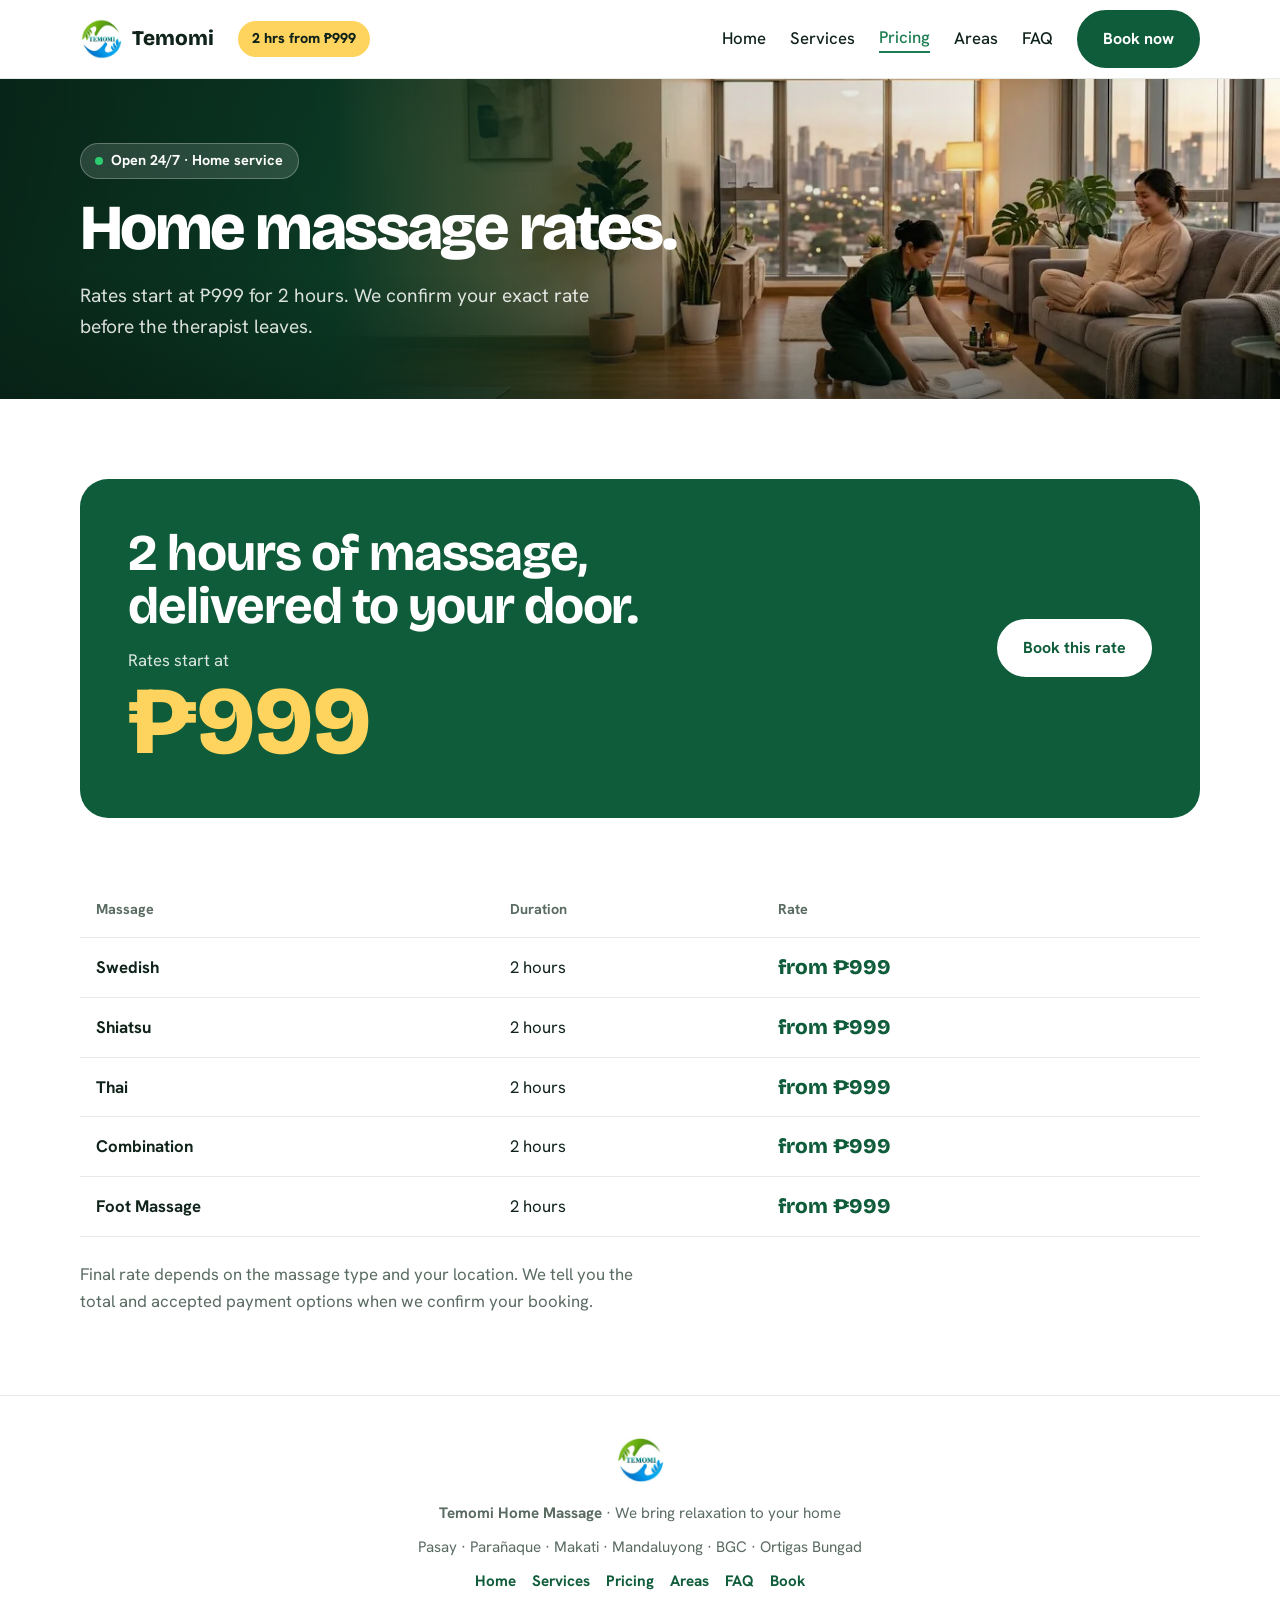
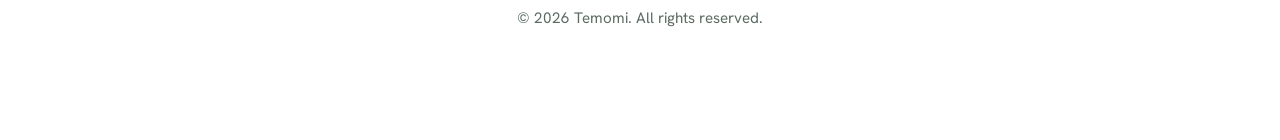
<file: pricing.html>
<!DOCTYPE html>
<html lang="en-PH"><head><meta charset="utf-8"><meta name="viewport" content="width=device-width,initial-scale=1,viewport-fit=cover"><meta name="theme-color" content="#0f5c3a">
<title>Home Service Massage Rates: 2 Hours from ₱999 | Temomi</title><link rel="canonical" href="https://temomimassage.services/pricing.html"><meta name="robots" content="index,follow,max-image-preview:large"><meta property="og:type" content="website"><meta property="og:site_name" content="Temomi Home Massage"><meta property="og:locale" content="en_PH"><meta property="og:title" content="Home Service Massage Rates: 2 Hours from ₱999 | Temomi"><meta property="og:description" content="Home service massage in Metro Manila from ₱999 for 2 hours. Swedish, Shiatsu, Thai, combination and foot massage. Rate confirmed before the therapist leaves. No hidden fees."><meta property="og:url" content="https://temomimassage.services/pricing.html"><meta property="og:image" content="https://temomimassage.services/images/og-image.jpg"><meta property="og:image:width" content="1200"><meta property="og:image:height" content="630"><meta name="twitter:card" content="summary_large_image"><meta name="twitter:title" content="Home Service Massage Rates: 2 Hours from ₱999 | Temomi"><meta name="twitter:description" content="Home service massage in Metro Manila from ₱999 for 2 hours. Swedish, Shiatsu, Thai, combination and foot massage. Rate confirmed before the therapist leaves. No hidden fees."><meta name="twitter:image" content="https://temomimassage.services/images/og-image.jpg"><meta name="description" content="Home service massage in Metro Manila from ₱999 for 2 hours. Swedish, Shiatsu, Thai, combination and foot massage. Rate confirmed before the therapist leaves. No hidden fees.">
<link rel="icon" href="/favicon.ico" sizes="any"><link rel="apple-touch-icon" href="/apple-touch-icon.png">
<link rel="preconnect" href="https://fonts.googleapis.com"><link rel="preconnect" href="https://fonts.gstatic.com" crossorigin>
<link href="https://fonts.googleapis.com/css2?family=Bricolage+Grotesque:opsz,wght@12..96,500;12..96,700;12..96,800&family=Hanken+Grotesk:wght@400;500;700&display=swap" rel="stylesheet">
<style>
:root{--g:#0f5c3a;--g2:#1c7d52;--b:#0e6aa8;--ink:#10231a;--mute:#5a6b62;--line:#e6ebe8;--soft:#f5f8f6;--gold:#d9a521;--h:'Bricolage Grotesque',system-ui,sans-serif;--t:'Hanken Grotesk',system-ui,sans-serif}
*{box-sizing:border-box;margin:0}html{scroll-behavior:smooth}
body{font:400 1.05rem/1.6 var(--t);color:var(--ink);background:#fff;padding-bottom:70px}
h1,h2,h3{font-family:var(--h);line-height:1.05;letter-spacing:-.02em}
a{color:inherit;text-decoration:none}.wrap{max-width:1160px;margin:auto;padding:5rem 1.25rem}
.btn{display:inline-flex;align-items:center;gap:.5rem;padding:.9rem 1.5rem;border-radius:99px;font-weight:700;border:2px solid var(--g);background:var(--g);color:#fff;cursor:pointer;font-size:1rem;font-family:var(--t);transition:transform .2s,background .2s}
.btn:hover{transform:translateY(-2px);background:var(--g2)}.btn.ghost{background:#fff;color:var(--g)}.btn.ghost:hover{background:var(--soft)}
header{position:sticky;top:0;z-index:20;background:rgba(255,255,255,.92);backdrop-filter:blur(10px);border-bottom:1px solid var(--line)}
header .in{max-width:1160px;margin:auto;padding:.6rem 1.25rem;display:flex;align-items:center;gap:1.5rem}
.brand{display:flex;align-items:center;gap:.6rem;font:800 1.3rem var(--h)}.brand img{width:42px;height:42px;border-radius:50%}
nav{margin-left:auto;display:flex;gap:1.5rem;align-items:center;font-weight:500}nav a:hover{color:var(--g2)}
.pill{display:inline-flex;gap:.5rem;align-items:center;background:#fff;border:1px solid var(--line);padding:.35rem .9rem;border-radius:99px;font-weight:700;font-size:.9rem;color:var(--g)}
.pill i{width:8px;height:8px;border-radius:50%;background:#2ecc71;box-shadow:0 0 0 0 #2ecc71;animation:p 1.8s infinite}@keyframes p{70%{box-shadow:0 0 0 9px #2ecc7100}}
h1{font-size:clamp(2.6rem,6.5vw,5rem);margin:1.1rem 0}h1 em{font-style:normal;color:var(--g2)}
.lead{font-size:1.2rem;color:var(--mute);max-width:34rem}.cta{display:flex;gap:.8rem;flex-wrap:wrap;margin:1.8rem 0}
.price{display:inline-flex;align-items:baseline;gap:.6rem;font-weight:700}.price b{font:800 2.4rem var(--h);color:var(--g)}
.hero{position:relative;overflow:hidden;background:linear-gradient(135deg,#0b3d28,#0f5c3a 55%,#0e4f7d);color:#fff;min-height:88vh;display:flex;align-items:flex-end}
.hero .bg{position:absolute;top:0;bottom:0;left:26%;width:74%;height:100%;object-fit:cover;object-position:60% 60%;-webkit-mask-image:linear-gradient(90deg,transparent,#000 38%);mask-image:linear-gradient(90deg,transparent,#000 38%)}.hero .shade{position:absolute;inset:0;background:linear-gradient(90deg,#06150e99,#06150e22 55%,transparent),linear-gradient(0deg,#06150e66,transparent 40%)}
#cv{position:absolute;right:-8%;top:0;width:60%;height:100%;pointer-events:none;opacity:.7}.hero.has #cv{display:none}
.hero .hc{position:relative;z-index:1;width:100%;padding-top:6rem;padding-bottom:3rem}
.hero h1{font-size:clamp(3rem,7vw,5.6rem);font-weight:800;line-height:.95;letter-spacing:-.04em;margin:1.2rem 0 1.4rem}.hero .lead{color:#ffffffd9;max-width:34rem}
.hero .pill{background:#ffffff22;border-color:#ffffff44;color:#fff;backdrop-filter:blur(6px)}
.chk{list-style:none;padding:0;display:flex;gap:1.6rem;flex-wrap:wrap;margin:1.4rem 0 2rem;font-weight:500}.chk li:before{content:"\2713";color:#7fd6ff;font-weight:800;margin-right:.5rem}
.qb{display:grid;grid-template-columns:1fr 1fr auto;gap:1rem;align-items:center;background:#fff;color:var(--ink);padding:.9rem .9rem .9rem 1.5rem;border-radius:20px;max-width:600px}
.qb label{color:var(--mute);font-size:.85rem;font-weight:500;gap:.1rem}.qb select{border:0;padding:.2rem 0;font-weight:700;color:var(--ink);background:transparent;border-radius:0}.qb select:focus{outline:none}
.btn.dark{background:#111;border-color:#111;padding:1.1rem 2rem}.btn.dark:hover{background:#000}
.sec h2{font-size:clamp(2rem,4.5vw,3.2rem);margin-bottom:.8rem}.sec .sub{color:var(--mute);max-width:36rem;margin-bottom:2.5rem}
.grid{display:grid;gap:1.1rem}.g5{grid-template-columns:repeat(5,1fr)}.g4{grid-template-columns:repeat(4,1fr)}
.card{border:1px solid var(--line);border-radius:20px;padding:1.5rem;background:#fff;transition:transform .25s,box-shadow .25s}
.card:hover{transform:translateY(-6px);box-shadow:0 18px 40px -18px #0f5c3a55}
.ic{width:56px;height:56px;border-radius:50%;background:var(--g);display:grid;place-items:center;margin-bottom:1rem}.ic svg{width:28px;height:28px;stroke:#fff;fill:none;stroke-width:1.8;stroke-linecap:round;stroke-linejoin:round}
.card h3{font-size:1.25rem;margin-bottom:.4rem}.card p{color:var(--mute);font-size:.95rem}
.soft{background:var(--soft)}.step small{font:800 3rem var(--h);color:#cfe3d8;display:block}
.promo{background:var(--g);color:#fff;border-radius:28px;padding:3rem;display:grid;grid-template-columns:1fr auto;gap:2rem;align-items:center}
.promo h2{color:#fff}.promo .big{font:800 clamp(3.5rem,9vw,6rem) var(--h);color:#ffd45e;line-height:1}.promo .btn{background:#fff;color:var(--g);border-color:#fff}
.chips{display:flex;flex-wrap:wrap;gap:.7rem}.chips span{border:1.5px solid var(--g);color:var(--g);padding:.6rem 1.2rem;border-radius:99px;font-weight:700}
.two{display:grid;grid-template-columns:1fr 1fr;gap:3rem;align-items:start}
form{display:grid;gap:.9rem}label{font-weight:700;font-size:.9rem;display:grid;gap:.3rem}
input,select,textarea{font:inherit;padding:.85rem 1rem;border:1.5px solid var(--line);border-radius:12px;background:#fff;width:100%}input:focus,select:focus,textarea:focus{outline:2px solid var(--g2);border-color:transparent}
.row{display:grid;grid-template-columns:1fr 1fr;gap:.9rem}.send{display:grid;grid-template-columns:1fr 1fr;gap:.7rem}
details{border-bottom:1px solid var(--line);padding:1.1rem 0}summary{font-weight:700;cursor:pointer;font-size:1.1rem}details p{color:var(--mute);margin-top:.5rem}
footer{border-top:1px solid var(--line);padding:2.5rem 1.25rem;text-align:center;color:var(--mute);font-size:.95rem}
.bar{position:fixed;left:0;right:0;bottom:0;z-index:30;display:none;grid-template-columns:1fr 1fr 1fr;gap:.5rem;padding:.6rem;background:#fff;border-top:1px solid var(--line)}.bar a{text-align:center;padding:.75rem;border-radius:12px;font-weight:700;color:#fff;background:var(--g)}.bar a:nth-child(2){background:#1da851}.bar a:nth-child(3){background:#7360f2}
.rv{opacity:0;transform:translateY(30px)}
@media(max-width:900px){.two,.promo{grid-template-columns:1fr}.qb{grid-template-columns:1fr;padding:1.2rem}.hero .bg{left:0;width:100%;-webkit-mask-image:none;mask-image:none}.hero .shade{background:linear-gradient(0deg,#06150ee6,#06150e99 60%,#06150e55)}.hero{min-height:92vh}.g5,.g4{grid-template-columns:1fr 1fr}#cv{width:100%;right:0;opacity:.4}nav a:not(.btn){display:none}.bar{display:grid}.wrap{padding:3.5rem 1.25rem}}
@media(max-width:520px){.g5,.g4,.row,.send{grid-template-columns:1fr}.promo{padding:2rem}}
@media(prefers-reduced-motion:reduce){.rv{opacity:1;transform:none}*{animation:none!important}}

.pbadge{background:#ffd45e;color:#10231a;font-weight:800;padding:.4rem .9rem;border-radius:99px;font-size:.9rem;white-space:nowrap}
nav a.on{color:var(--g2);border-bottom:2px solid var(--g2)}
.hero.sm{min-height:0;padding:0}.hero.sm .hc{padding-top:4rem;padding-bottom:3.5rem}.hero.sm h1{font-size:clamp(2.4rem,5.5vw,4rem)}
.tag{display:inline-block;margin-top:.9rem;background:#e8f4ee;color:var(--g);font-weight:800;padding:.35rem .8rem;border-radius:99px;font-size:.95rem}
.hprice{display:inline-flex;align-items:baseline;gap:.6rem;background:#ffffff22;border:1px solid #ffffff55;border-radius:18px;padding:.6rem 1.2rem;margin-bottom:1.2rem;backdrop-filter:blur(6px)}
.hprice b{font:800 2.6rem var(--h);color:#ffd45e;line-height:1}
.ptable{width:100%;border-collapse:collapse;margin-top:1rem}.ptable th,.ptable td{text-align:left;padding:1rem;border-bottom:1px solid var(--line)}.ptable th{color:var(--mute);font-size:.9rem}.ptable td:last-child{font:800 1.3rem var(--h);color:var(--g)}
.tw{overflow-x:auto}
footer a{margin:0 .5rem;font-weight:700;color:var(--g)}
@media(max-width:900px){nav{gap:.8rem;font-size:.9rem}nav a:not(.btn){display:inline}nav .btn{padding:.5rem .9rem}.brand span{display:none}header .in{gap:.6rem}.pbadge{font-size:.8rem}}
@media(max-width:640px){nav a:not(.btn){display:none}}

/* ===== MOBILE UPGRADES (added) ===== */
html{-webkit-text-size-adjust:100%;text-size-adjust:100%;scroll-padding-top:76px}
body{-webkit-tap-highlight-color:transparent;overflow-x:hidden}
img{max-width:100%}
header,.pill,.hprice{-webkit-backdrop-filter:blur(10px)}
header .in,.wrap,footer{padding-left:max(1.25rem,env(safe-area-inset-left));padding-right:max(1.25rem,env(safe-area-inset-right))}
.btn:active{transform:scale(.97)}.card:active{transform:scale(.985)}.bar a:active{filter:brightness(.92)}
summary{display:flex;justify-content:space-between;align-items:center;gap:1rem;list-style:none}
summary::-webkit-details-marker{display:none}
summary:after{content:"+";font:700 1.6rem/1 var(--h);color:var(--g);flex:none}
details[open] summary:after{content:"\2013"}
.mb{display:none;width:44px;height:44px;border:1.5px solid var(--line);border-radius:12px;background:#fff;cursor:pointer;position:relative;flex:none;padding:0}
.mb span{position:absolute;left:11px;top:20px;width:20px;height:2px;background:var(--ink);border-radius:2px;transition:background .2s}
.mb span:before,.mb span:after{content:"";position:absolute;left:0;width:20px;height:2px;background:var(--ink);border-radius:2px;transition:transform .25s}
.mb span:before{top:-6px}.mb span:after{top:6px}
.mb[aria-expanded=true] span{background:transparent}
.mb[aria-expanded=true] span:before{transform:translateY(6px) rotate(45deg)}
.mb[aria-expanded=true] span:after{transform:translateY(-6px) rotate(-45deg)}
@media(hover:none){.card:hover{transform:none;box-shadow:none}.btn:hover{transform:none}}
@media(max-width:900px){
body{padding-bottom:calc(80px + env(safe-area-inset-bottom,0px));font-size:1rem}
header .in{padding-top:.5rem;padding-bottom:.5rem;gap:.5rem}
.brand{margin-right:auto}
.mb{display:block}
.hb{padding:.6rem 1.1rem;font-size:.95rem;min-height:44px}
nav{position:absolute;top:100%;left:0;right:0;margin:0;display:none;flex-direction:column;align-items:stretch;gap:0;padding:.3rem max(1.25rem,env(safe-area-inset-right)) 1rem max(1.25rem,env(safe-area-inset-left));background:#fff;border-bottom:1px solid var(--line);box-shadow:0 18px 30px -18px #10231a66;font-size:1.15rem;font-weight:700}
nav.open{display:flex}
nav a:not(.btn){display:flex;align-items:center;min-height:54px;border-bottom:1px solid var(--line)}
nav a.on:after{content:"";margin-left:auto;width:9px;height:9px;border-radius:50%;background:var(--g2)}
.btn{min-height:48px;justify-content:center}
.hero:not(.sm){min-height:calc(100vh - 64px);min-height:calc(100svh - 64px)}
.hero .hc{padding-top:3.5rem;padding-bottom:2rem}
.hero.sm .hc{padding-top:2.5rem;padding-bottom:2.25rem}
input,select,textarea{min-height:48px;font-size:max(16px,1rem)}
textarea{min-height:96px}
.qb{border-radius:18px;gap:.7rem}
.qb label{border:1.5px solid var(--line);border-radius:12px;padding:.55rem .9rem}
.qb select{min-height:30px;padding:0}
.qb .btn.dark{width:100%;padding:1rem}
details{padding:.3rem 0}summary{padding:.8rem 0}
footer a{display:inline-block;padding:.55rem .65rem;margin:0}
.bar{padding:.6rem max(.6rem,env(safe-area-inset-right)) calc(.6rem + env(safe-area-inset-bottom,0px)) max(.6rem,env(safe-area-inset-left));box-shadow:0 -8px 24px -12px #10231a40}
.bar a{display:flex;align-items:center;justify-content:center;min-height:48px}
}
@media(max-width:520px){
.wrap{padding-top:2.75rem;padding-bottom:2.75rem}
.hero h1{font-size:clamp(2.5rem,13vw,3.3rem)}
.hero.sm h1{font-size:clamp(2.1rem,10vw,2.8rem)}
.lead{font-size:1.05rem}
.hprice b{font-size:2.2rem}
.chk{flex-direction:column;gap:.4rem}
.sec h2{font-size:clamp(1.8rem,8vw,2.3rem)}.sec .sub{margin-bottom:1.75rem}
.promo{padding:1.6rem;border-radius:22px}.promo .btn{width:100%}
.card{padding:1.2rem;border-radius:16px}
.ic{width:46px;height:46px;margin-bottom:.8rem}
.step small{font-size:2.3rem}
.cimg{width:calc(100% + 2.4rem);margin:-1.2rem -1.2rem 1rem}
.sec .wrap>p>.btn{width:100%;margin-bottom:.6rem}
.chips span{padding:.55rem 1rem}
.ptable th,.ptable td{padding:.8rem .5rem}.ptable td:last-child{font-size:1.1rem;white-space:nowrap}
.sec.soft{margin-top:2.5rem!important}
}
@media(max-width:360px){.hb{padding:.55rem .85rem}.brand img{width:38px;height:38px}}
@media(max-width:900px){.brand{min-height:44px}}
@media(max-width:480px){.pbadge{display:none}.brand span{display:inline;font-size:1.2rem}}
@media(max-height:500px) and (orientation:landscape){.hero:not(.sm){min-height:0}}
</style><script type="application/ld+json">{"@context":"https://schema.org","@graph":[{"@type":"HealthAndBeautyBusiness","@id":"https://temomimassage.services/#business","name":"Temomi Home Massage","alternateName":"Temomi","description":"24/7 home service massage in Metro Manila. Swedish, Shiatsu, Thai, combination and foot massage at your home, condo or hotel. 2 hours from ₱999.","url":"https://temomimassage.services/","telephone":"+639561256880","priceRange":"From ₱999","image":"https://temomimassage.services/images/og-image.jpg","logo":"https://temomimassage.services/images/logo.png","address":{"@type":"PostalAddress","addressLocality":"Metro Manila","addressCountry":"PH"},"areaServed":[{"@type":"Place","name":"Pasay, Metro Manila"},{"@type":"Place","name":"Parañaque, Metro Manila"},{"@type":"Place","name":"Makati, Metro Manila"},{"@type":"Place","name":"Mandaluyong, Metro Manila"},{"@type":"Place","name":"BGC, Metro Manila"},{"@type":"Place","name":"Ortigas Bungad, Metro Manila"}],"openingHoursSpecification":{"@type":"OpeningHoursSpecification","dayOfWeek":["Monday","Tuesday","Wednesday","Thursday","Friday","Saturday","Sunday"],"opens":"00:00","closes":"23:59"},"contactPoint":{"@type":"ContactPoint","telephone":"+639561256880","contactType":"reservations","availableLanguage":["English","Filipino"]},"hasOfferCatalog":{"@type":"OfferCatalog","name":"Home massage services","itemListElement":[{"@type":"Offer","price":"999","priceCurrency":"PHP","itemOffered":{"@type":"Service","name":"Swedish home massage (2 hours)"}},{"@type":"Offer","price":"999","priceCurrency":"PHP","itemOffered":{"@type":"Service","name":"Shiatsu home massage (2 hours)"}},{"@type":"Offer","price":"999","priceCurrency":"PHP","itemOffered":{"@type":"Service","name":"Thai home massage (2 hours)"}},{"@type":"Offer","price":"999","priceCurrency":"PHP","itemOffered":{"@type":"Service","name":"Combination home massage (2 hours)"}},{"@type":"Offer","price":"999","priceCurrency":"PHP","itemOffered":{"@type":"Service","name":"Foot Massage home massage (2 hours)"}}]}},{"@type":"WebSite","@id":"https://temomimassage.services/#website","url":"https://temomimassage.services/","name":"Temomi Home Massage","inLanguage":"en-PH","publisher":{"@id":"https://temomimassage.services/#business"}},{"@type":"BreadcrumbList","itemListElement":[{"@type":"ListItem","position":1,"name":"Home","item":"https://temomimassage.services/"},{"@type":"ListItem","position":2,"name":"Pricing","item":"https://temomimassage.services/pricing.html"}]}]}</script></head><body>
<header><div class="in"><a class="brand" href="/"><img src="images/logo.webp" alt="Temomi logo" width="40" height="40"><span>Temomi</span></a>
<span class="pbadge">2 hrs from ₱999</span>
<nav id="nav"><a href="/">Home</a><a href="services.html">Services</a><a href="pricing.html" class=on>Pricing</a><a href="areas.html">Areas</a><a href="faq.html">FAQ</a></nav><a class="btn hb" href="book.html">Book now</a><button class="mb" type="button" aria-label="Open menu" aria-expanded="false" aria-controls="nav"><span></span></button></div></header>
<section class="hero sm"><img class="bg" src="images/hero.webp" alt="" fetchpriority="high" decoding="async"><div class="shade"></div><div class="wrap hc"><span class="pill"><i></i>Open 24/7 · Home service</span><h1>Home massage rates.</h1><p class="lead">Rates start at ₱999 for 2 hours. We confirm your exact rate before the therapist leaves.</p></div></section>

<section class="sec"><div class="wrap"><div class="promo"><div><h2>2 hours of massage,<br>delivered to your door.</h2><p style="opacity:.85;margin-top:.8rem">Rates start at</p><div class="big">₱999</div></div><a class="btn" href="book.html">Book this rate</a></div>
<div class="tw" style="margin-top:3rem"><table class="ptable"><thead><tr><th>Massage</th><th>Duration</th><th>Rate</th></tr></thead><tbody><tr><td><b>Swedish</b></td><td>2 hours</td><td>from ₱999</td></tr><tr><td><b>Shiatsu</b></td><td>2 hours</td><td>from ₱999</td></tr><tr><td><b>Thai</b></td><td>2 hours</td><td>from ₱999</td></tr><tr><td><b>Combination</b></td><td>2 hours</td><td>from ₱999</td></tr><tr><td><b>Foot Massage</b></td><td>2 hours</td><td>from ₱999</td></tr></tbody></table></div>
<p class="sub" style="margin-top:1.5rem;margin-bottom:0">Final rate depends on the massage type and your location. We tell you the total and accepted payment options when we confirm your booking.</p></div></section>
<footer><img src="images/logo.webp" alt="" width="48" height="48" style="border-radius:50%"><p style="margin:.6rem 0"><b>Temomi Home Massage</b> · We bring relaxation to your home</p>
<p>Pasay · Parañaque · Makati · Mandaluyong · BGC · Ortigas Bungad</p>
<p style="margin-top:.6rem"><a href="/">Home</a><a href="services.html">Services</a><a href="pricing.html">Pricing</a><a href="areas.html">Areas</a><a href="faq.html">FAQ</a><a href="book.html">Book</a></p>
<p style="margin-top:.8rem">© <span id="y"></span> Temomi. All rights reserved.</p></footer>
<div class="bar"><a href="tel:+639561256880">Call</a><a href="https://wa.me/639561256880">WhatsApp</a><a href="viber://chat?number=%2B639561256880">Viber</a></div>
<script>document.getElementById('y').textContent=new Date().getFullYear();
const f=document.getElementById('f');
if(f){const q=new URLSearchParams(location.search);['a','m'].forEach(k=>{const v=q.get(k);if(v&&f[k])for(const o of f[k].options)if(o.text===v)f[k].value=v});
const enc=v=>encodeURIComponent(v);
f.querySelectorAll('[data-w]').forEach(b=>b.onclick=()=>{if(!f.reportValidity())return;const d=new FormData(f);
const m=`Hi Temomi! I'd like to book a home massage.%0AName: ${enc(d.get('n'))}%0AArea: ${enc(d.get('a'))}%0AMassage: ${enc(d.get('m'))}%0ATime: ${enc(d.get('t')||'ASAP')}%0AAddress/notes: ${enc(d.get('x')||'-')}`;
location.href=b.dataset.w=='wa'?`https://wa.me/639561256880?text=${m}`:`viber://forward?text=${m}`;});}
</script>
<script>(()=>{const b=document.querySelector('.mb'),n=document.getElementById('nav');if(!b||!n)return;
const set=o=>{n.classList.toggle('open',o);b.setAttribute('aria-expanded',o);b.setAttribute('aria-label',o?'Close menu':'Open menu')};
b.addEventListener('click',e=>{e.stopPropagation();set(!n.classList.contains('open'))});
n.addEventListener('click',e=>{if(e.target.closest('a'))set(false)});
document.addEventListener('click',e=>{if(!n.contains(e.target))set(false)});
addEventListener('keydown',e=>{if(e.key==='Escape')set(false)});
matchMedia('(min-width:901px)').addEventListener('change',e=>{if(e.matches)set(false)});})();</script>
</body></html>
</file>
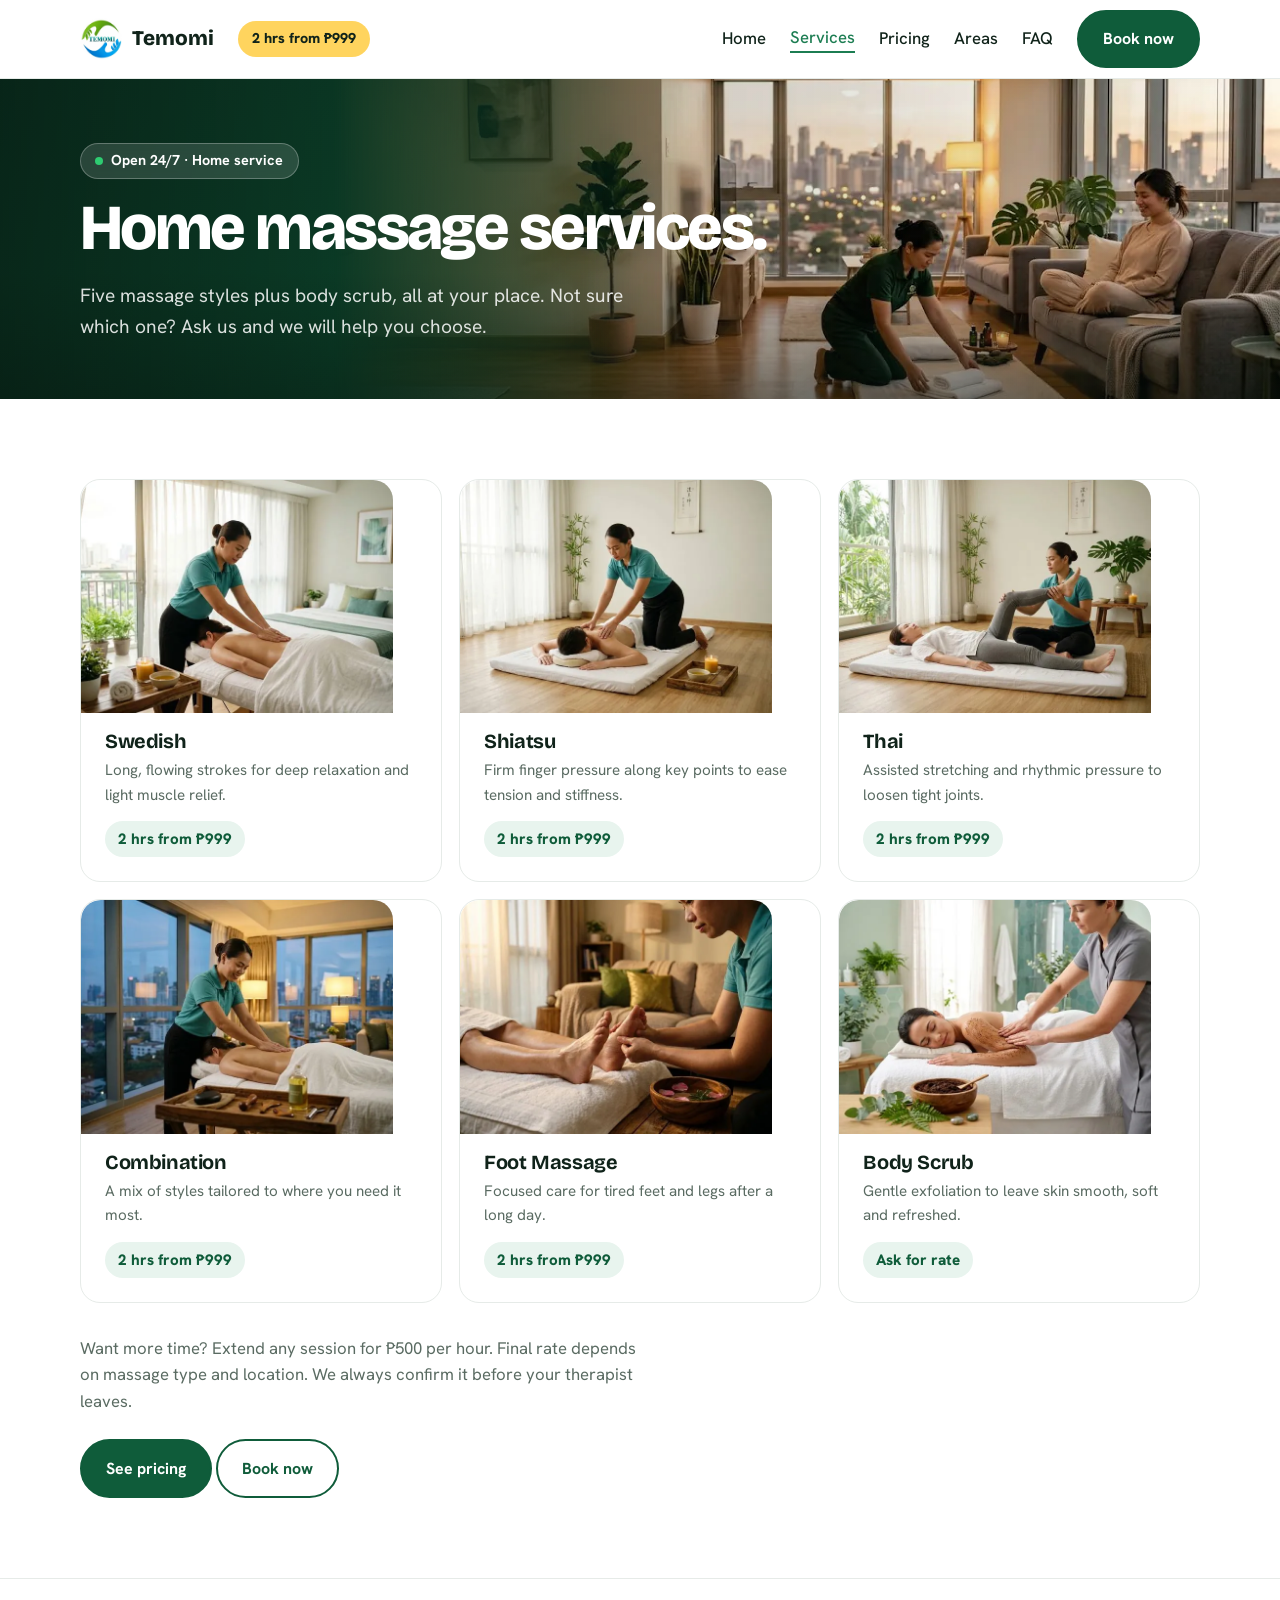
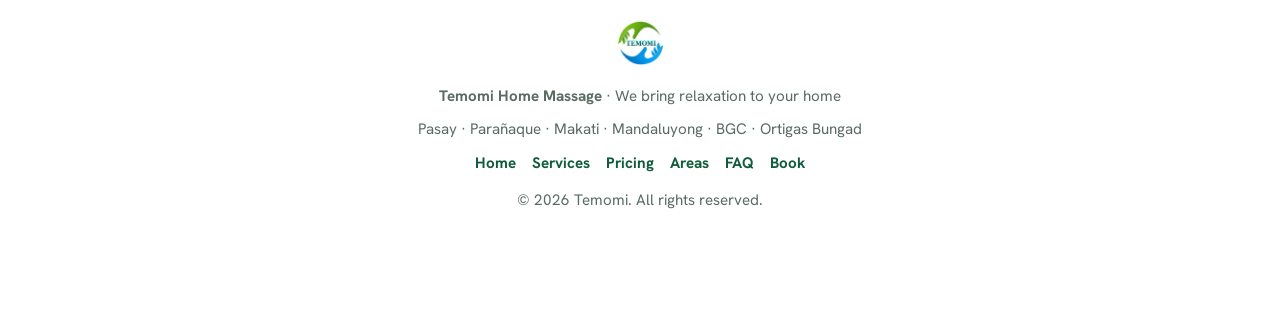
<file: services.html>
<!DOCTYPE html>
<html lang="en-PH"><head><meta charset="utf-8"><meta name="viewport" content="width=device-width,initial-scale=1,viewport-fit=cover"><meta name="theme-color" content="#0f5c3a">
<title>Swedish, Shiatsu, Thai & Foot Massage at Home | Temomi</title><link rel="canonical" href="https://temomimassage.services/services.html"><meta name="robots" content="index,follow,max-image-preview:large"><meta property="og:type" content="website"><meta property="og:site_name" content="Temomi Home Massage"><meta property="og:locale" content="en_PH"><meta property="og:title" content="Swedish, Shiatsu, Thai & Foot Massage at Home | Temomi"><meta property="og:description" content="Choose Swedish, Shiatsu, Thai, combination or foot massage, done at your home, condo or hotel in Metro Manila. 2 hours from ₱999. Book 24/7 by WhatsApp or Viber."><meta property="og:url" content="https://temomimassage.services/services.html"><meta property="og:image" content="https://temomimassage.services/images/og-image.jpg"><meta property="og:image:width" content="1200"><meta property="og:image:height" content="630"><meta name="twitter:card" content="summary_large_image"><meta name="twitter:title" content="Swedish, Shiatsu, Thai & Foot Massage at Home | Temomi"><meta name="twitter:description" content="Choose Swedish, Shiatsu, Thai, combination or foot massage, done at your home, condo or hotel in Metro Manila. 2 hours from ₱999. Book 24/7 by WhatsApp or Viber."><meta name="twitter:image" content="https://temomimassage.services/images/og-image.jpg"><meta name="description" content="Choose Swedish, Shiatsu, Thai, combination or foot massage, done at your home, condo or hotel in Metro Manila. 2 hours from ₱999. Book 24/7 by WhatsApp or Viber.">
<link rel="icon" href="/favicon.ico" sizes="any"><link rel="apple-touch-icon" href="/apple-touch-icon.png">
<link rel="preconnect" href="https://fonts.googleapis.com"><link rel="preconnect" href="https://fonts.gstatic.com" crossorigin>
<link href="https://fonts.googleapis.com/css2?family=Bricolage+Grotesque:opsz,wght@12..96,500;12..96,700;12..96,800&family=Hanken+Grotesk:wght@400;500;700&display=swap" rel="stylesheet">
<style>
:root{--g:#0f5c3a;--g2:#1c7d52;--b:#0e6aa8;--ink:#10231a;--mute:#5a6b62;--line:#e6ebe8;--soft:#f5f8f6;--gold:#d9a521;--h:'Bricolage Grotesque',system-ui,sans-serif;--t:'Hanken Grotesk',system-ui,sans-serif}
*{box-sizing:border-box;margin:0}html{scroll-behavior:smooth}
body{font:400 1.05rem/1.6 var(--t);color:var(--ink);background:#fff;padding-bottom:70px}
h1,h2,h3{font-family:var(--h);line-height:1.05;letter-spacing:-.02em}
a{color:inherit;text-decoration:none}.wrap{max-width:1160px;margin:auto;padding:5rem 1.25rem}
.btn{display:inline-flex;align-items:center;gap:.5rem;padding:.9rem 1.5rem;border-radius:99px;font-weight:700;border:2px solid var(--g);background:var(--g);color:#fff;cursor:pointer;font-size:1rem;font-family:var(--t);transition:transform .2s,background .2s}
.btn:hover{transform:translateY(-2px);background:var(--g2)}.btn.ghost{background:#fff;color:var(--g)}.btn.ghost:hover{background:var(--soft)}
header{position:sticky;top:0;z-index:20;background:rgba(255,255,255,.92);backdrop-filter:blur(10px);border-bottom:1px solid var(--line)}
header .in{max-width:1160px;margin:auto;padding:.6rem 1.25rem;display:flex;align-items:center;gap:1.5rem}
.brand{display:flex;align-items:center;gap:.6rem;font:800 1.3rem var(--h)}.brand img{width:42px;height:42px;border-radius:50%}
nav{margin-left:auto;display:flex;gap:1.5rem;align-items:center;font-weight:500}nav a:hover{color:var(--g2)}
.pill{display:inline-flex;gap:.5rem;align-items:center;background:#fff;border:1px solid var(--line);padding:.35rem .9rem;border-radius:99px;font-weight:700;font-size:.9rem;color:var(--g)}
.pill i{width:8px;height:8px;border-radius:50%;background:#2ecc71;box-shadow:0 0 0 0 #2ecc71;animation:p 1.8s infinite}@keyframes p{70%{box-shadow:0 0 0 9px #2ecc7100}}
h1{font-size:clamp(2.6rem,6.5vw,5rem);margin:1.1rem 0}h1 em{font-style:normal;color:var(--g2)}
.lead{font-size:1.2rem;color:var(--mute);max-width:34rem}.cta{display:flex;gap:.8rem;flex-wrap:wrap;margin:1.8rem 0}
.price{display:inline-flex;align-items:baseline;gap:.6rem;font-weight:700}.price b{font:800 2.4rem var(--h);color:var(--g)}
.hero{position:relative;overflow:hidden;background:linear-gradient(135deg,#0b3d28,#0f5c3a 55%,#0e4f7d);color:#fff;min-height:88vh;display:flex;align-items:flex-end}
.hero .bg{position:absolute;top:0;bottom:0;left:26%;width:74%;height:100%;object-fit:cover;object-position:60% 60%;-webkit-mask-image:linear-gradient(90deg,transparent,#000 38%);mask-image:linear-gradient(90deg,transparent,#000 38%)}.hero .shade{position:absolute;inset:0;background:linear-gradient(90deg,#06150e99,#06150e22 55%,transparent),linear-gradient(0deg,#06150e66,transparent 40%)}
#cv{position:absolute;right:-8%;top:0;width:60%;height:100%;pointer-events:none;opacity:.7}.hero.has #cv{display:none}
.hero .hc{position:relative;z-index:1;width:100%;padding-top:6rem;padding-bottom:3rem}
.hero h1{font-size:clamp(3rem,7vw,5.6rem);font-weight:800;line-height:.95;letter-spacing:-.04em;margin:1.2rem 0 1.4rem}.hero .lead{color:#ffffffd9;max-width:34rem}
.hero .pill{background:#ffffff22;border-color:#ffffff44;color:#fff;backdrop-filter:blur(6px)}
.chk{list-style:none;padding:0;display:flex;gap:1.6rem;flex-wrap:wrap;margin:1.4rem 0 2rem;font-weight:500}.chk li:before{content:"\2713";color:#7fd6ff;font-weight:800;margin-right:.5rem}
.qb{display:grid;grid-template-columns:1fr 1fr auto;gap:1rem;align-items:center;background:#fff;color:var(--ink);padding:.9rem .9rem .9rem 1.5rem;border-radius:20px;max-width:600px}
.qb label{color:var(--mute);font-size:.85rem;font-weight:500;gap:.1rem}.qb select{border:0;padding:.2rem 0;font-weight:700;color:var(--ink);background:transparent;border-radius:0}.qb select:focus{outline:none}
.btn.dark{background:#111;border-color:#111;padding:1.1rem 2rem}.btn.dark:hover{background:#000}
.sec h2{font-size:clamp(2rem,4.5vw,3.2rem);margin-bottom:.8rem}.sec .sub{color:var(--mute);max-width:36rem;margin-bottom:2.5rem}
.grid{display:grid;gap:1.1rem}.g5{grid-template-columns:repeat(5,1fr)}.g4{grid-template-columns:repeat(4,1fr)}
.card{border:1px solid var(--line);border-radius:20px;padding:1.5rem;background:#fff;transition:transform .25s,box-shadow .25s}
.card:hover{transform:translateY(-6px);box-shadow:0 18px 40px -18px #0f5c3a55}
.ic{width:56px;height:56px;border-radius:50%;background:var(--g);display:grid;place-items:center;margin-bottom:1rem}.ic svg{width:28px;height:28px;stroke:#fff;fill:none;stroke-width:1.8;stroke-linecap:round;stroke-linejoin:round}
.card h3{font-size:1.25rem;margin-bottom:.4rem}.card p{color:var(--mute);font-size:.95rem}
.soft{background:var(--soft)}.step small{font:800 3rem var(--h);color:#cfe3d8;display:block}
.promo{background:var(--g);color:#fff;border-radius:28px;padding:3rem;display:grid;grid-template-columns:1fr auto;gap:2rem;align-items:center}
.promo h2{color:#fff}.promo .big{font:800 clamp(3.5rem,9vw,6rem) var(--h);color:#ffd45e;line-height:1}.promo .btn{background:#fff;color:var(--g);border-color:#fff}
.chips{display:flex;flex-wrap:wrap;gap:.7rem}.chips span{border:1.5px solid var(--g);color:var(--g);padding:.6rem 1.2rem;border-radius:99px;font-weight:700}
.two{display:grid;grid-template-columns:1fr 1fr;gap:3rem;align-items:start}
form{display:grid;gap:.9rem}label{font-weight:700;font-size:.9rem;display:grid;gap:.3rem}
input,select,textarea{font:inherit;padding:.85rem 1rem;border:1.5px solid var(--line);border-radius:12px;background:#fff;width:100%}input:focus,select:focus,textarea:focus{outline:2px solid var(--g2);border-color:transparent}
.row{display:grid;grid-template-columns:1fr 1fr;gap:.9rem}.send{display:grid;grid-template-columns:1fr 1fr;gap:.7rem}
details{border-bottom:1px solid var(--line);padding:1.1rem 0}summary{font-weight:700;cursor:pointer;font-size:1.1rem}details p{color:var(--mute);margin-top:.5rem}
footer{border-top:1px solid var(--line);padding:2.5rem 1.25rem;text-align:center;color:var(--mute);font-size:.95rem}
.bar{position:fixed;left:0;right:0;bottom:0;z-index:30;display:none;grid-template-columns:1fr 1fr 1fr;gap:.5rem;padding:.6rem;background:#fff;border-top:1px solid var(--line)}.bar a{text-align:center;padding:.75rem;border-radius:12px;font-weight:700;color:#fff;background:var(--g)}.bar a:nth-child(2){background:#1da851}.bar a:nth-child(3){background:#7360f2}
.rv{opacity:0;transform:translateY(30px)}
@media(max-width:900px){.two,.promo{grid-template-columns:1fr}.qb{grid-template-columns:1fr;padding:1.2rem}.hero .bg{left:0;width:100%;-webkit-mask-image:none;mask-image:none}.hero .shade{background:linear-gradient(0deg,#06150ee6,#06150e99 60%,#06150e55)}.hero{min-height:92vh}.g5,.g4{grid-template-columns:1fr 1fr}#cv{width:100%;right:0;opacity:.4}nav a:not(.btn){display:none}.bar{display:grid}.wrap{padding:3.5rem 1.25rem}}
@media(max-width:520px){.g5,.g4,.row,.send{grid-template-columns:1fr}.promo{padding:2rem}}
@media(prefers-reduced-motion:reduce){.rv{opacity:1;transform:none}*{animation:none!important}}

.pbadge{background:#ffd45e;color:#10231a;font-weight:800;padding:.4rem .9rem;border-radius:99px;font-size:.9rem;white-space:nowrap}
nav a.on{color:var(--g2);border-bottom:2px solid var(--g2)}
.hero.sm{min-height:0;padding:0}.hero.sm .hc{padding-top:4rem;padding-bottom:3.5rem}.hero.sm h1{font-size:clamp(2.4rem,5.5vw,4rem)}
.tag{display:inline-block;margin-top:.9rem;background:#e8f4ee;color:var(--g);font-weight:800;padding:.35rem .8rem;border-radius:99px;font-size:.95rem}
.hprice{display:inline-flex;align-items:baseline;gap:.6rem;background:#ffffff22;border:1px solid #ffffff55;border-radius:18px;padding:.6rem 1.2rem;margin-bottom:1.2rem;backdrop-filter:blur(6px)}
.hprice b{font:800 2.6rem var(--h);color:#ffd45e;line-height:1}
.ptable{width:100%;border-collapse:collapse;margin-top:1rem}.ptable th,.ptable td{text-align:left;padding:1rem;border-bottom:1px solid var(--line)}.ptable th{color:var(--mute);font-size:.9rem}.ptable td:last-child{font:800 1.3rem var(--h);color:var(--g)}
.tw{overflow-x:auto}.g3{grid-template-columns:repeat(3,1fr)}@media(max-width:900px){.g3{grid-template-columns:1fr 1fr}}@media(max-width:520px){.g3{grid-template-columns:1fr}}
footer a{margin:0 .5rem;font-weight:700;color:var(--g)}
@media(max-width:900px){nav{gap:.8rem;font-size:.9rem}nav a:not(.btn){display:inline}nav .btn{padding:.5rem .9rem}.brand span{display:none}header .in{gap:.6rem}.pbadge{font-size:.8rem}}
@media(max-width:640px){nav a:not(.btn){display:none}}
.cimg{display:block;width:calc(100% + 3rem);margin:-1.5rem -1.5rem 1.1rem;aspect-ratio:4/3;object-fit:cover;border-radius:20px 20px 0 0}.card{overflow:hidden}
/* ===== MOBILE UPGRADES (added) ===== */
html{-webkit-text-size-adjust:100%;text-size-adjust:100%;scroll-padding-top:76px}
body{-webkit-tap-highlight-color:transparent;overflow-x:hidden}
img{max-width:100%}
header,.pill,.hprice{-webkit-backdrop-filter:blur(10px)}
header .in,.wrap,footer{padding-left:max(1.25rem,env(safe-area-inset-left));padding-right:max(1.25rem,env(safe-area-inset-right))}
.btn:active{transform:scale(.97)}.card:active{transform:scale(.985)}.bar a:active{filter:brightness(.92)}
summary{display:flex;justify-content:space-between;align-items:center;gap:1rem;list-style:none}
summary::-webkit-details-marker{display:none}
summary:after{content:"+";font:700 1.6rem/1 var(--h);color:var(--g);flex:none}
details[open] summary:after{content:"\2013"}
.mb{display:none;width:44px;height:44px;border:1.5px solid var(--line);border-radius:12px;background:#fff;cursor:pointer;position:relative;flex:none;padding:0}
.mb span{position:absolute;left:11px;top:20px;width:20px;height:2px;background:var(--ink);border-radius:2px;transition:background .2s}
.mb span:before,.mb span:after{content:"";position:absolute;left:0;width:20px;height:2px;background:var(--ink);border-radius:2px;transition:transform .25s}
.mb span:before{top:-6px}.mb span:after{top:6px}
.mb[aria-expanded=true] span{background:transparent}
.mb[aria-expanded=true] span:before{transform:translateY(6px) rotate(45deg)}
.mb[aria-expanded=true] span:after{transform:translateY(-6px) rotate(-45deg)}
@media(hover:none){.card:hover{transform:none;box-shadow:none}.btn:hover{transform:none}}
@media(max-width:900px){
body{padding-bottom:calc(80px + env(safe-area-inset-bottom,0px));font-size:1rem}
header .in{padding-top:.5rem;padding-bottom:.5rem;gap:.5rem}
.brand{margin-right:auto}
.mb{display:block}
.hb{padding:.6rem 1.1rem;font-size:.95rem;min-height:44px}
nav{position:absolute;top:100%;left:0;right:0;margin:0;display:none;flex-direction:column;align-items:stretch;gap:0;padding:.3rem max(1.25rem,env(safe-area-inset-right)) 1rem max(1.25rem,env(safe-area-inset-left));background:#fff;border-bottom:1px solid var(--line);box-shadow:0 18px 30px -18px #10231a66;font-size:1.15rem;font-weight:700}
nav.open{display:flex}
nav a:not(.btn){display:flex;align-items:center;min-height:54px;border-bottom:1px solid var(--line)}
nav a.on:after{content:"";margin-left:auto;width:9px;height:9px;border-radius:50%;background:var(--g2)}
.btn{min-height:48px;justify-content:center}
.hero:not(.sm){min-height:calc(100vh - 64px);min-height:calc(100svh - 64px)}
.hero .hc{padding-top:3.5rem;padding-bottom:2rem}
.hero.sm .hc{padding-top:2.5rem;padding-bottom:2.25rem}
input,select,textarea{min-height:48px;font-size:max(16px,1rem)}
textarea{min-height:96px}
.qb{border-radius:18px;gap:.7rem}
.qb label{border:1.5px solid var(--line);border-radius:12px;padding:.55rem .9rem}
.qb select{min-height:30px;padding:0}
.qb .btn.dark{width:100%;padding:1rem}
details{padding:.3rem 0}summary{padding:.8rem 0}
footer a{display:inline-block;padding:.55rem .65rem;margin:0}
.bar{padding:.6rem max(.6rem,env(safe-area-inset-right)) calc(.6rem + env(safe-area-inset-bottom,0px)) max(.6rem,env(safe-area-inset-left));box-shadow:0 -8px 24px -12px #10231a40}
.bar a{display:flex;align-items:center;justify-content:center;min-height:48px}
}
@media(max-width:520px){
.wrap{padding-top:2.75rem;padding-bottom:2.75rem}
.hero h1{font-size:clamp(2.5rem,13vw,3.3rem)}
.hero.sm h1{font-size:clamp(2.1rem,10vw,2.8rem)}
.lead{font-size:1.05rem}
.hprice b{font-size:2.2rem}
.chk{flex-direction:column;gap:.4rem}
.sec h2{font-size:clamp(1.8rem,8vw,2.3rem)}.sec .sub{margin-bottom:1.75rem}
.promo{padding:1.6rem;border-radius:22px}.promo .btn{width:100%}
.card{padding:1.2rem;border-radius:16px}
.ic{width:46px;height:46px;margin-bottom:.8rem}
.step small{font-size:2.3rem}
.cimg{width:calc(100% + 2.4rem);margin:-1.2rem -1.2rem 1rem}
.sec .wrap>p>.btn{width:100%;margin-bottom:.6rem}
.chips span{padding:.55rem 1rem}
.ptable th,.ptable td{padding:.8rem .5rem}.ptable td:last-child{font-size:1.1rem;white-space:nowrap}
.sec.soft{margin-top:2.5rem!important}
}
@media(max-width:360px){.hb{padding:.55rem .85rem}.brand img{width:38px;height:38px}}
@media(max-width:900px){.brand{min-height:44px}}
@media(max-width:480px){.pbadge{display:none}.brand span{display:inline;font-size:1.2rem}}
@media(max-height:500px) and (orientation:landscape){.hero:not(.sm){min-height:0}}
</style><script type="application/ld+json">{"@context":"https://schema.org","@graph":[{"@type":"HealthAndBeautyBusiness","@id":"https://temomimassage.services/#business","name":"Temomi Home Massage","alternateName":"Temomi","description":"24/7 home service massage in Metro Manila. Swedish, Shiatsu, Thai, combination and foot massage at your home, condo or hotel. 2 hours from ₱999.","url":"https://temomimassage.services/","telephone":"+639561256880","priceRange":"From ₱999","image":"https://temomimassage.services/images/og-image.jpg","logo":"https://temomimassage.services/images/logo.png","address":{"@type":"PostalAddress","addressLocality":"Metro Manila","addressCountry":"PH"},"areaServed":[{"@type":"Place","name":"Pasay, Metro Manila"},{"@type":"Place","name":"Parañaque, Metro Manila"},{"@type":"Place","name":"Makati, Metro Manila"},{"@type":"Place","name":"Mandaluyong, Metro Manila"},{"@type":"Place","name":"BGC, Metro Manila"},{"@type":"Place","name":"Ortigas Bungad, Metro Manila"}],"openingHoursSpecification":{"@type":"OpeningHoursSpecification","dayOfWeek":["Monday","Tuesday","Wednesday","Thursday","Friday","Saturday","Sunday"],"opens":"00:00","closes":"23:59"},"contactPoint":{"@type":"ContactPoint","telephone":"+639561256880","contactType":"reservations","availableLanguage":["English","Filipino"]},"hasOfferCatalog":{"@type":"OfferCatalog","name":"Home massage services","itemListElement":[{"@type":"Offer","price":"999","priceCurrency":"PHP","itemOffered":{"@type":"Service","name":"Swedish home massage (2 hours)"}},{"@type":"Offer","price":"999","priceCurrency":"PHP","itemOffered":{"@type":"Service","name":"Shiatsu home massage (2 hours)"}},{"@type":"Offer","price":"999","priceCurrency":"PHP","itemOffered":{"@type":"Service","name":"Thai home massage (2 hours)"}},{"@type":"Offer","price":"999","priceCurrency":"PHP","itemOffered":{"@type":"Service","name":"Combination home massage (2 hours)"}},{"@type":"Offer","price":"999","priceCurrency":"PHP","itemOffered":{"@type":"Service","name":"Foot Massage home massage (2 hours)"}}]}},{"@type":"WebSite","@id":"https://temomimassage.services/#website","url":"https://temomimassage.services/","name":"Temomi Home Massage","inLanguage":"en-PH","publisher":{"@id":"https://temomimassage.services/#business"}},{"@type":"BreadcrumbList","itemListElement":[{"@type":"ListItem","position":1,"name":"Home","item":"https://temomimassage.services/"},{"@type":"ListItem","position":2,"name":"Services","item":"https://temomimassage.services/services.html"}]}]}</script></head><body>
<header><div class="in"><a class="brand" href="/"><img src="images/logo.webp" alt="Temomi logo" width="40" height="40"><span>Temomi</span></a>
<span class="pbadge">2 hrs from ₱999</span>
<nav id="nav"><a href="/">Home</a><a href="services.html" class=on>Services</a><a href="pricing.html">Pricing</a><a href="areas.html">Areas</a><a href="faq.html">FAQ</a></nav><a class="btn hb" href="book.html">Book now</a><button class="mb" type="button" aria-label="Open menu" aria-expanded="false" aria-controls="nav"><span></span></button></div></header>
<section class="hero sm"><img class="bg" src="images/hero.webp" alt="" fetchpriority="high" decoding="async"><div class="shade"></div><div class="wrap hc"><span class="pill"><i></i>Open 24/7 · Home service</span><h1>Home massage services.</h1><p class="lead">Five massage styles plus body scrub, all at your place. Not sure which one? Ask us and we will help you choose.</p></div></section>

<section class="sec"><div class="wrap"><div class="grid g3"><a href="book.html?m=Swedish" class="card"><img class="cimg" src="images/massage-swedish.webp" alt="Swedish massage at home" loading="lazy"><h3>Swedish</h3><p>Long, flowing strokes for deep relaxation and light muscle relief.</p><span class="tag">2 hrs from ₱999</span></a><a href="book.html?m=Shiatsu" class="card"><img class="cimg" src="images/massage-shiatsu.webp" alt="Shiatsu massage at home" loading="lazy"><h3>Shiatsu</h3><p>Firm finger pressure along key points to ease tension and stiffness.</p><span class="tag">2 hrs from ₱999</span></a><a href="book.html?m=Thai" class="card"><img class="cimg" src="images/massage-thai.webp" alt="Thai massage at home" loading="lazy"><h3>Thai</h3><p>Assisted stretching and rhythmic pressure to loosen tight joints.</p><span class="tag">2 hrs from ₱999</span></a><a href="book.html?m=Combination" class="card"><img class="cimg" src="images/massage-combination.webp" alt="Combination massage at home" loading="lazy"><h3>Combination</h3><p>A mix of styles tailored to where you need it most.</p><span class="tag">2 hrs from ₱999</span></a><a href="book.html?m=Foot%20Massage" class="card"><img class="cimg" src="images/massage-foot-massage.webp" alt="Foot massage at home" loading="lazy"><h3>Foot Massage</h3><p>Focused care for tired feet and legs after a long day.</p><span class="tag">2 hrs from ₱999</span></a><a href="book.html?m=Body%20Scrub" class="card"><img class="cimg" src="images/massage-body-scrub.webp" alt="Body scrub at home" loading="lazy"><h3>Body Scrub</h3><p>Gentle exfoliation to leave skin smooth, soft and refreshed.</p><span class="tag">Ask for rate</span></a></div>
<p class="sub" style="margin-top:2rem;margin-bottom:0">Want more time? Extend any session for ₱500 per hour. Final rate depends on massage type and location. We always confirm it before your therapist leaves.</p>
<p style="margin-top:1.5rem"><a class="btn" href="pricing.html">See pricing</a> <a class="btn ghost" href="book.html">Book now</a></p></div></section>
<footer><img src="images/logo.webp" alt="" width="48" height="48" style="border-radius:50%"><p style="margin:.6rem 0"><b>Temomi Home Massage</b> · We bring relaxation to your home</p>
<p>Pasay · Parañaque · Makati · Mandaluyong · BGC · Ortigas Bungad</p>
<p style="margin-top:.6rem"><a href="/">Home</a><a href="services.html">Services</a><a href="pricing.html">Pricing</a><a href="areas.html">Areas</a><a href="faq.html">FAQ</a><a href="book.html">Book</a></p>
<p style="margin-top:.8rem">© <span id="y"></span> Temomi. All rights reserved.</p></footer>
<div class="bar"><a href="tel:+639561256880">Call</a><a href="https://wa.me/639561256880">WhatsApp</a><a href="viber://chat?number=%2B639561256880">Viber</a></div>
<script>document.getElementById('y').textContent=new Date().getFullYear();
const f=document.getElementById('f');
if(f){const q=new URLSearchParams(location.search);['a','m'].forEach(k=>{const v=q.get(k);if(v&&f[k])for(const o of f[k].options)if(o.text===v)f[k].value=v});
const enc=v=>encodeURIComponent(v);
f.querySelectorAll('[data-w]').forEach(b=>b.onclick=()=>{if(!f.reportValidity())return;const d=new FormData(f);
const m=`Hi Temomi! I'd like to book a home massage.%0AName: ${enc(d.get('n'))}%0AArea: ${enc(d.get('a'))}%0AMassage: ${enc(d.get('m'))}%0ATime: ${enc(d.get('t')||'ASAP')}%0AAddress/notes: ${enc(d.get('x')||'-')}`;
location.href=b.dataset.w=='wa'?`https://wa.me/639561256880?text=${m}`:`viber://forward?text=${m}`;});}
</script>
<script>(()=>{const b=document.querySelector('.mb'),n=document.getElementById('nav');if(!b||!n)return;
const set=o=>{n.classList.toggle('open',o);b.setAttribute('aria-expanded',o);b.setAttribute('aria-label',o?'Close menu':'Open menu')};
b.addEventListener('click',e=>{e.stopPropagation();set(!n.classList.contains('open'))});
n.addEventListener('click',e=>{if(e.target.closest('a'))set(false)});
document.addEventListener('click',e=>{if(!n.contains(e.target))set(false)});
addEventListener('keydown',e=>{if(e.key==='Escape')set(false)});
matchMedia('(min-width:901px)').addEventListener('change',e=>{if(e.matches)set(false)});})();</script>
</body></html>
</file>
